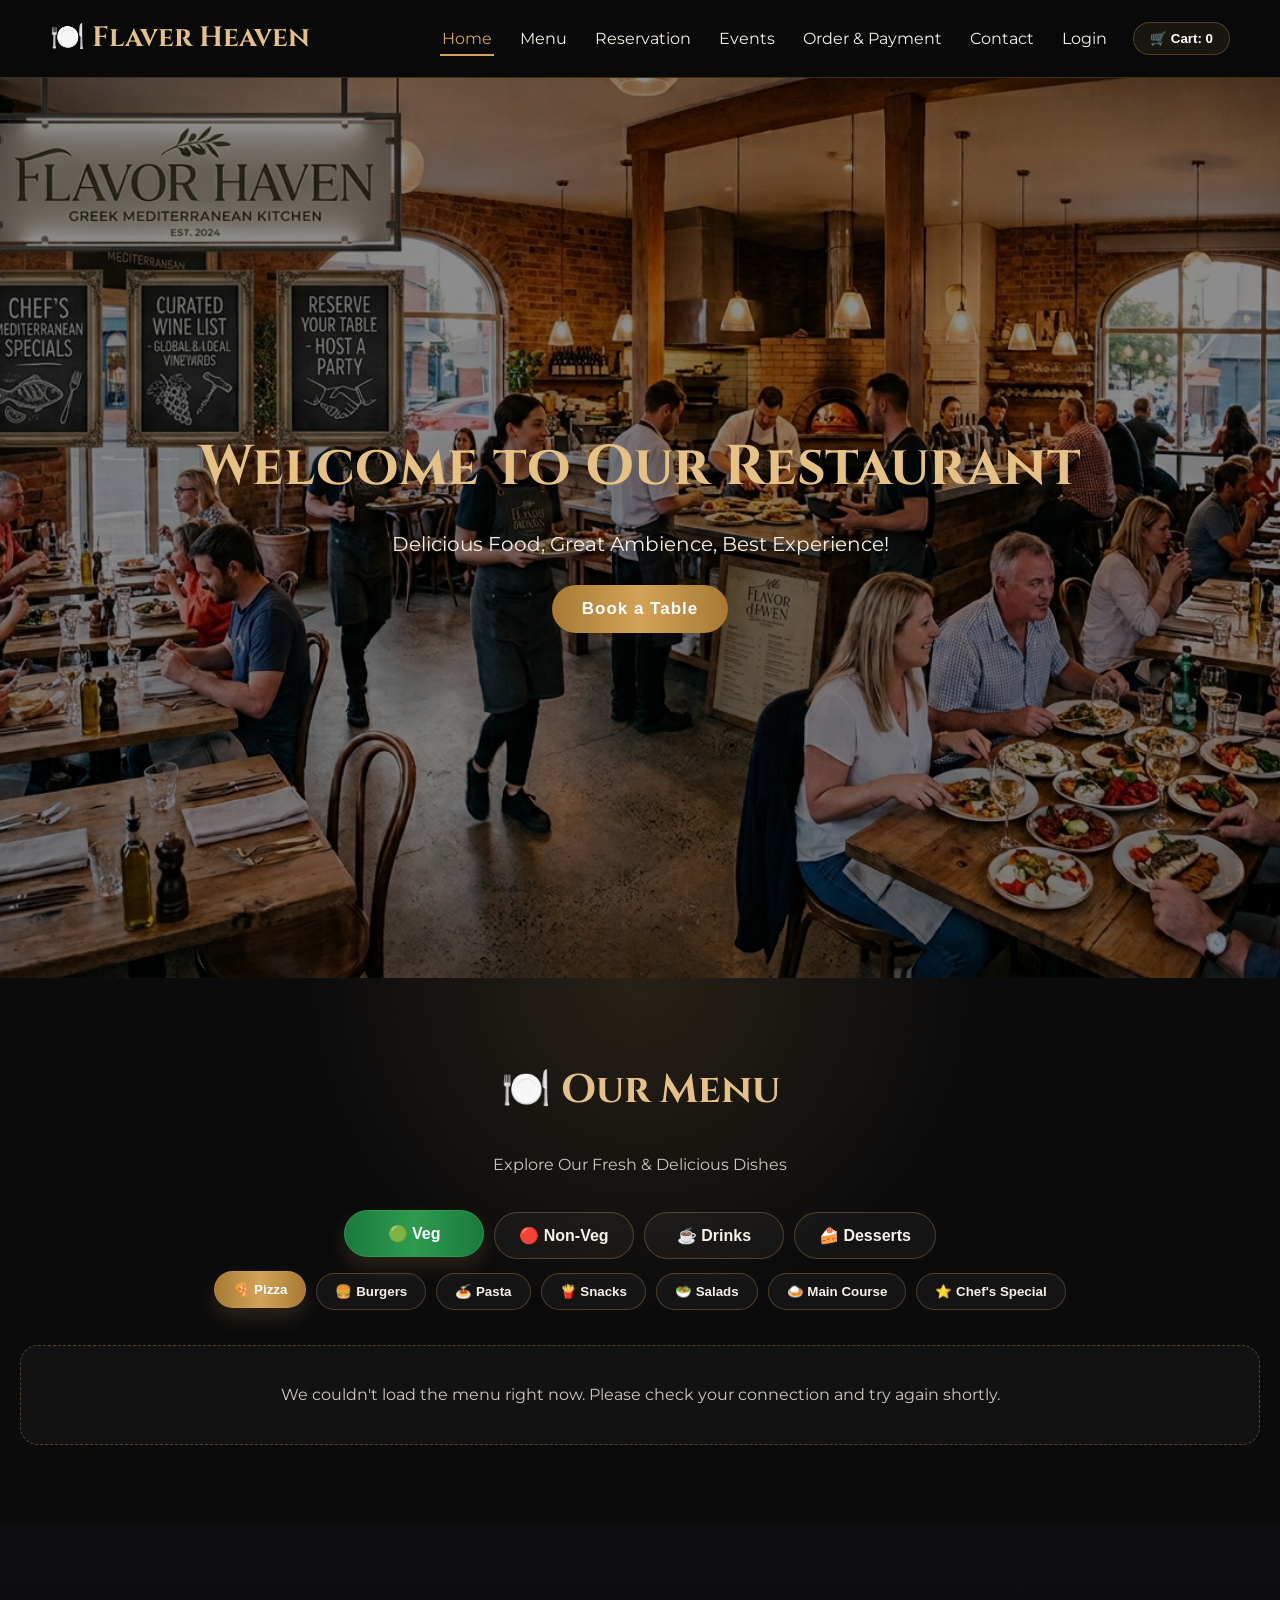
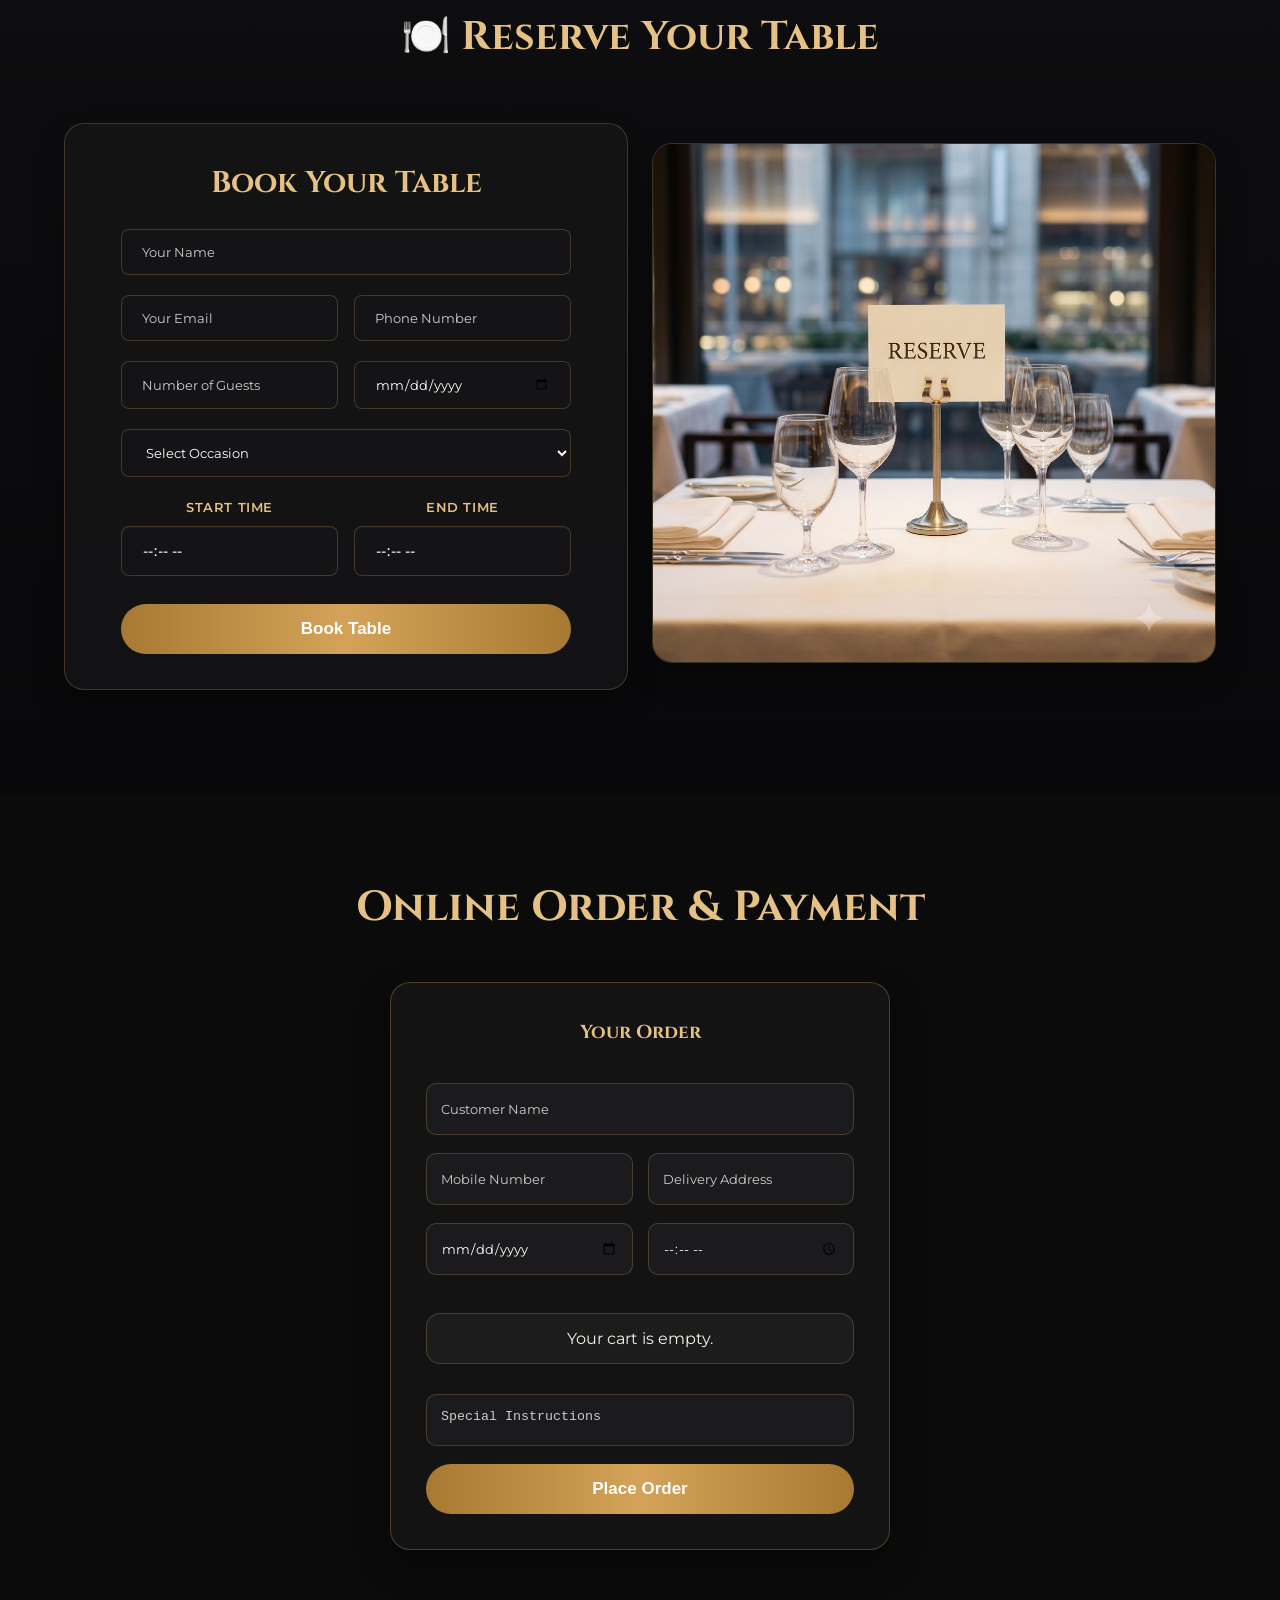
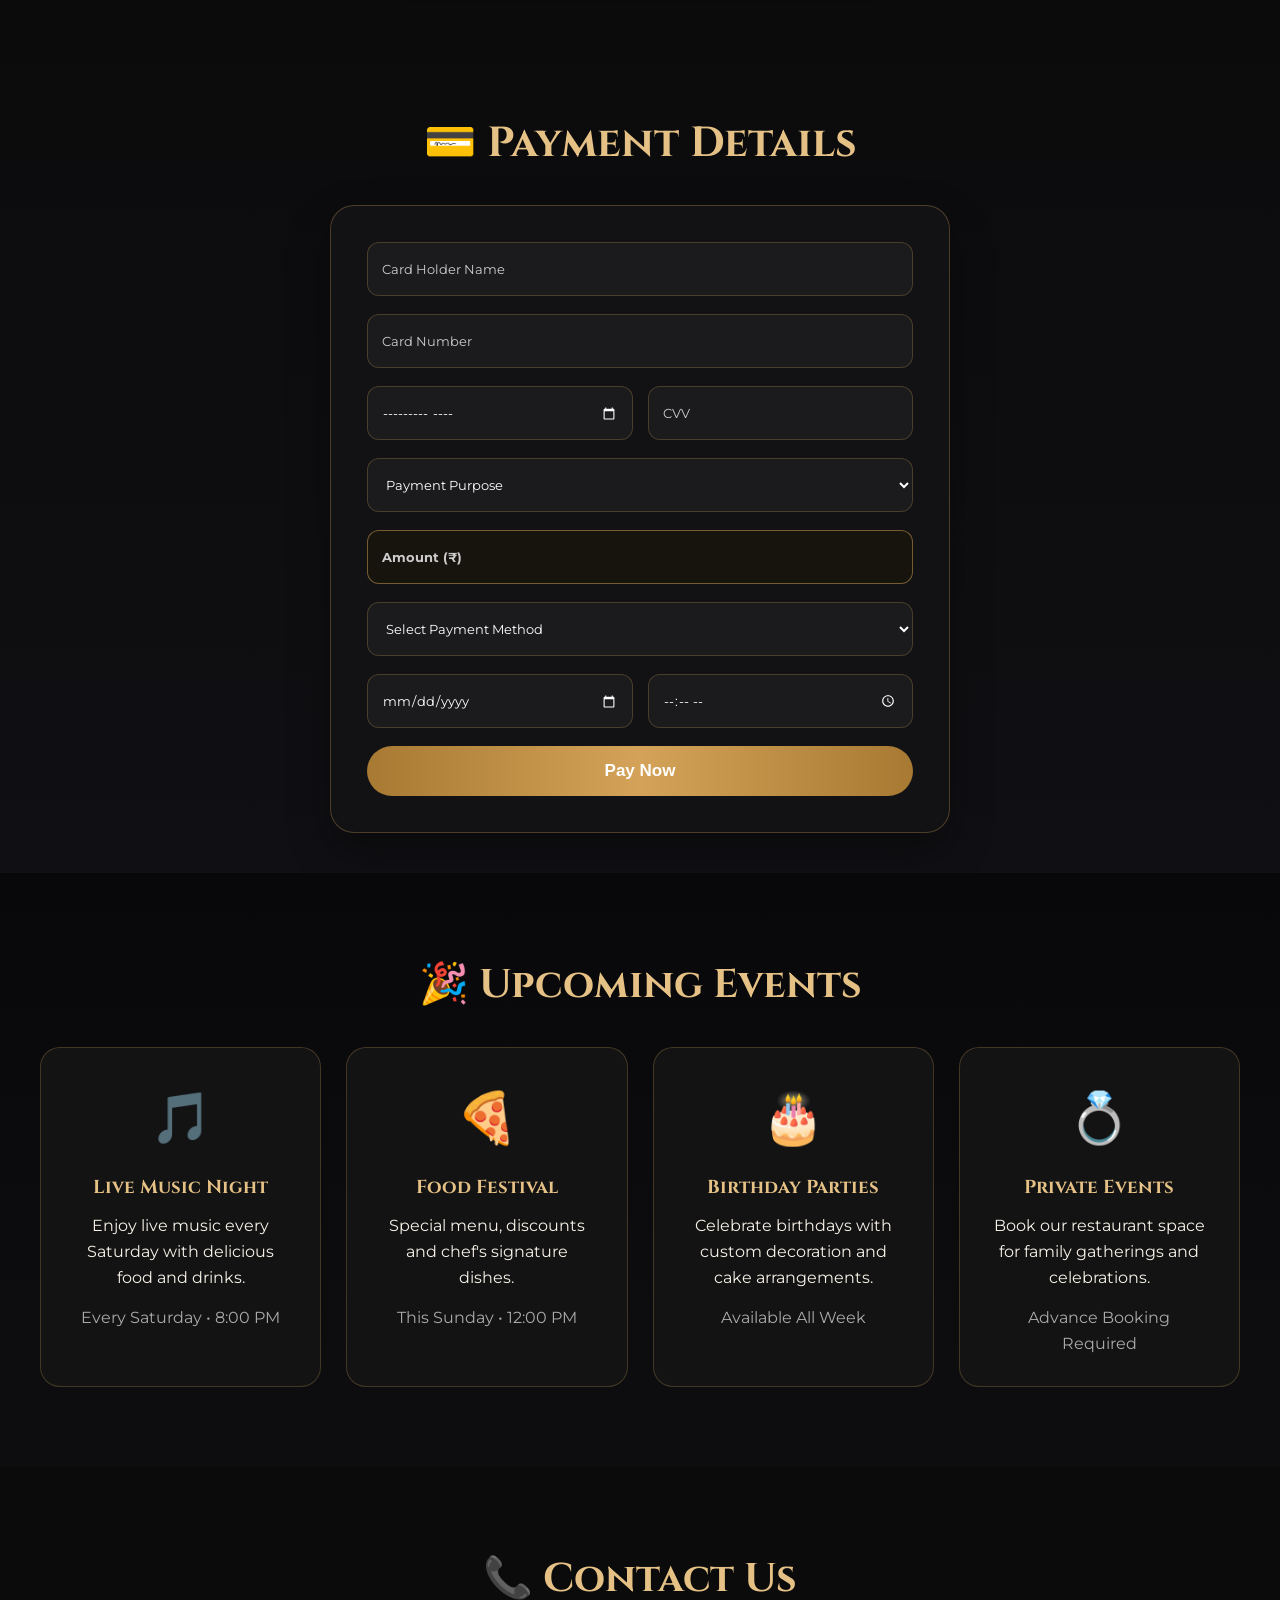
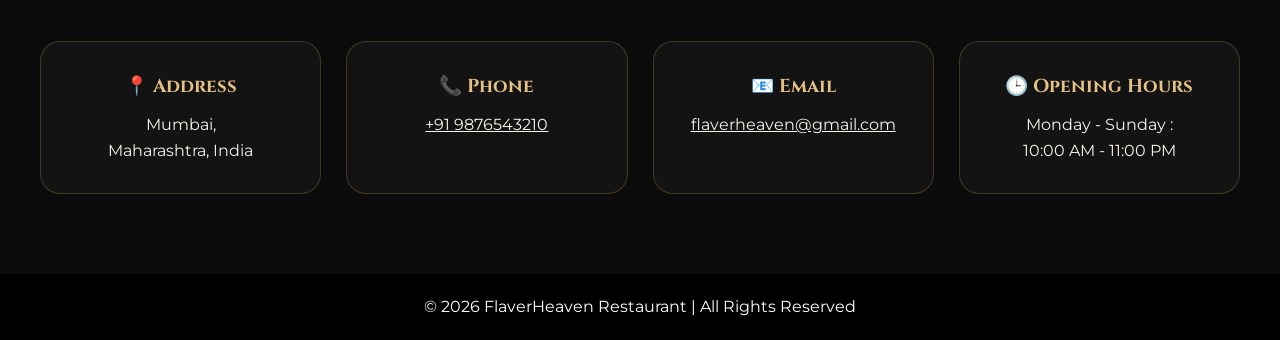
<file: index.html>
<!DOCTYPE html>
<html lang="en">

<head>
    <meta charset="UTF-8">
    <meta name="viewport" content="width=device-width, initial-scale=1.0">
    <title>FlaverHeaven Restaurant</title>
    <link rel="stylesheet" href="style.css?v=2">
</head>

<body>
    <nav>
        <h2 class="logo">🍽️ Flaver Heaven</h2>

        <button class="nav-toggle" id="navToggle" aria-label="Toggle navigation" aria-expanded="false">
            <span></span>
            <span></span>
            <span></span>
        </button>

        <div class="nav-right" id="navRight">
            <ul>
                <li><a href="#home" class="nav-anchor">Home</a></li>
                <li><a href="#menu" class="nav-anchor">Menu</a></li>
                <li><a href="#reservation" class="nav-anchor">Reservation</a></li>
                <li><a href="#events" class="nav-anchor">Events</a></li>
                <li><a href="#order" class="nav-anchor">Order & Payment</a></li>
                <li><a href="#contact" class="nav-anchor">Contact</a></li>
                <li class="auth-link" style="display:none;"><a href="access.html">Login</a></li>
                <li class="auth-link" style="display:none;"><a href="profile.php">Profile</a></li>
            </ul>

            <button class="cart" id="cartButton" type="button" aria-haspopup="true">
                🛒 Cart: <span id="cart-count">0</span>
            </button>
        </div>
    </nav>

    <section class="hero" id="home">
        <h1>Welcome to Our Restaurant</h1>
        <p>Delicious Food, Great Ambience, Best Experience!</p>
        <button type="button" onclick="document.getElementById('reservation').scrollIntoView({behavior:'smooth'})">Book
            a Table</button>
    </section>

    <section id="menu" class="menu-section">
        <div class="menu-section-header">
            <h2>🍽️ Our Menu</h2>
            <p class="menu-intro">Explore Our Fresh & Delicious Dishes</p>
        </div>

        <div class="menu-filter-shell">
            <div class="menu-type-toggle" role="tablist" aria-label="Select dish preference">
                <button class="menu-toggle-btn active" data-type="veg" type="button">🟢 Veg</button>
                <button class="menu-toggle-btn" data-type="nonveg" type="button">🔴 Non-Veg</button>
                <button class="menu-toggle-btn" data-type="drinks" type="button">☕ Drinks</button>
                <button class="menu-toggle-btn" data-type="desserts" type="button">🍰 Desserts</button>
            </div>

            <div class="menu-category-nav" role="tablist" aria-label="Select menu category">
                <button class="filter-btn active" data-category="pizza" type="button">🍕 Pizza</button>
                <button class="filter-btn" data-category="burgers" type="button">🍔 Burgers</button>
                <button class="filter-btn" data-category="pasta" type="button">🍝 Pasta</button>
                <button class="filter-btn" data-category="snacks" type="button">🍟 Snacks</button>
                <button class="filter-btn" data-category="salads" type="button">🥗 Salads</button>
                <button class="filter-btn" data-category="maincourse" type="button">🍛 Main Course</button>
                <button class="filter-btn" data-category="chefspecial" type="button">⭐ Chef's Special</button>
                <button class="filter-btn is-hidden" data-category="coffee" type="button">☕ Coffee</button>
                <button class="filter-btn is-hidden" data-category="tea" type="button">🍵 Tea</button>
                <button class="filter-btn is-hidden" data-category="beverages" type="button">🥤 Beverages</button>
                <button class="filter-btn is-hidden" data-category="desserts" type="button">🍰 Desserts</button>
            </div>
        </div>

        <div id="menu-grid" class="menu-grid"></div>
    </section>

    <section class="reservation" id="reservation">
        <h2>🍽️ Reserve Your Table</h2>

        <table class="reservation-table">
            <tr>
                <td class="reservation-form-cell">
                    <div class="reservation-card">
                        <h3>Book Your Table</h3>
                        <form class="reservation-form layout-grid-v2" id="reservationForm">

                            <div class="form-row-full">
                                <input type="text" id="name" name="name" placeholder="Your Name" required
                                    pattern="[A-Za-z\s]{3,50}" title="Name should be 3-50 letters only">
                            </div>

                            <div class="reservation-inline-group">
                                <input type="email" id="email" name="email" placeholder="Your Email" required>
                                <input type="tel" id="phone" name="phone" placeholder="Phone Number" required
                                    pattern="[0-9+\-\s]{7,15}" title="Enter a valid phone number (7-15 digits)">
                            </div>

                            <div class="reservation-inline-group">
                                <input type="number" id="guests" name="guests" placeholder="Number of Guests" min="1" max="20" required>
                                <input type="date" id="date" name="date" required class="inline-date-picker"
                                    onfocus="if (this.showPicker) this.showPicker();">
                            </div>

                            <div class="form-row-full">
                                <select id="eventType" name="eventType" required>
                                    <option value="" disabled selected>Select Occasion</option>
                                    <option value="Live Music Night" data-price="1500">Live Music Night - ₹1500</option>
                                    <option value="Food Festival" data-price="2000">Food Festival - ₹2000</option>
                                    <option value="Birthday Parties" data-price="2500">Birthday Parties - ₹2500</option>
                                    <option value="Private Events" data-price="5000">Private Events - ₹5000</option>
                                </select>
                            </div>

                            <div class="reservation-time-row">
                                <div class="reservation-time-group">
                                    <label for="startTime">Start Time</label>
                                    <input type="time" id="startTime" name="startTime" required
                                        onfocus="if (this.showPicker) this.showPicker();">
                                </div>

                                <div class="reservation-time-group">
                                    <label for="endTime">End Time</label>
                                    <input type="time" id="endTime" name="endTime" required
                                        onfocus="if (this.showPicker) this.showPicker();">
                                </div>
                            </div>

                            <button type="submit" class="reservation-submit-btn">Book Table</button>
                        </form>
                    </div>
                </td>
                <td class="reservation-image-cell">
                    <img class="reservation-image" src="Images/TableReservation.jpg" alt="Restaurant table reservation"
                        onerror="this.onerror=null;this.src='Images/Image1.jpg';">
                </td>
            </tr>
        </table>
    </section>

    <section class="order-payment" id="order">
        <h2>Online Order & Payment</h2>

        <div class="order-payment-container">
            <!-- ORDER SECTION -->
            <div class="order-box">
                <h3>Your Order</h3>

                <form class="order-form" id="orderForm">

                    <input type="text" id="orderCustomerName" placeholder="Customer Name" required
                        pattern="[A-Za-z\s]{3,50}" title="Name should be 3-50 letters only">

                    <div class="card-row">
                        <input type="tel" id="orderMobile" placeholder="Mobile Number" required
                            pattern="[0-9+\-\s]{7,15}">
                        <input type="text" id="orderAddress" placeholder="Delivery Address" required>
                    </div>

                    <div class="card-row">
                        <input type="date" id="orderDate" placeholder="Delivery Date" required
                            onfocus="if (this.showPicker) this.showPicker();">
                        <input type="time" id="orderTime" placeholder="Delivery Time" required
                            onfocus="if (this.showPicker) this.showPicker();">
                    </div>

                    <div id="cartSummary" class="cart-summary-box"></div>

                    <textarea id="orderInstructions" placeholder="Special Instructions"></textarea>

                    <button type="submit">
                        Place Order
                    </button>

                </form>
            </div>

        </div>

    </section>

    <section class="shared-payment-section" id="sharedPayment">
        <h2>💳 Payment Details</h2>
        <form class="payment-form" id="paymentForm">
            <input type="text" id="cardHolderName" placeholder="Card Holder Name" required
                pattern="[A-Za-z\s]{3,50}" title="Name should be 3-50 letters only">
            <input type="text" id="cardNumber" placeholder="Card Number" maxlength="19" inputmode="numeric" required
                pattern="[0-9\s]{12,19}" title="Enter a valid card number (12-16 digits)">
            <div class="card-row">
                <input type="month" id="cardExpiry" placeholder="MM/YY" min="2024-01" max="2100-12" required>
                <input type="password" id="cardCvv" placeholder="CVV" maxlength="4" inputmode="numeric" required
                    pattern="\d{3,4}" title="Enter a valid 3 or 4 digit CVV">
            </div>
            <select id="paymentFor" name="paymentFor" required>
                <option value="" disabled selected>Payment Purpose</option>
                <option value="table reservation">Table Reservation</option>
                <option value="food order">Food Order</option>
            </select>

            <input type="text" id="paymentAmount" placeholder="Amount (₹)" readonly>

            <select id="paymentMethod" required>
                <option value="" disabled selected>Select Payment Method</option>
                <option>Credit Card</option>
                <option>Debit Card</option>
                <option>UPI</option>
                <option>Cash On Delivery</option>
            </select>
            <div class="card-row">
                <input type="date" id="paymentDate" required onfocus="if (this.showPicker) this.showPicker();">
                <input type="time" id="paymentTime" required onfocus="if (this.showPicker) this.showPicker();">
            </div>
            <button type="submit">Pay Now</button>
        </form>
    </section>

    <section class="events" id="events">

        <h2>🎉 Upcoming Events</h2>

        <div class="event-container">

            <div class="event-card">
                <div class="event-icon">🎵</div>
                <h3>Live Music Night</h3>
                <p>Enjoy live music every Saturday with delicious food and drinks.</p>
                <span>Every Saturday • 8:00 PM</span>
            </div>

            <div class="event-card">
                <div class="event-icon">🍕</div>
                <h3>Food Festival</h3>
                <p>Special menu, discounts and chef's signature dishes.</p>
                <span>This Sunday • 12:00 PM</span>
            </div>

            <div class="event-card">
                <div class="event-icon">🎂</div>
                <h3>Birthday Parties</h3>
                <p>Celebrate birthdays with custom decoration and cake arrangements.</p>
                <span>Available All Week</span>
            </div>

            <div class="event-card">
                <div class="event-icon">💍</div>
                <h3>Private Events</h3>
                <p>Book our restaurant space for family gatherings and celebrations.</p>
                <span>Advance Booking Required</span>
            </div>

        </div>

    </section>

    <section class="contact" id="contact">

        <h2>📞 Contact Us</h2>

        <div class="contact-container">

            <div class="contact-card">
                <h3>📍 Address</h3>
                <p>Mumbai, <br> Maharashtra, India</p>
            </div>

            <div class="contact-card">
                <h3>📞 Phone</h3>
                <p><a href="tel:+919876543210">+91 9876543210</a></p>
            </div>

            <div class="contact-card">
                <h3>📧 Email</h3>
                <p><a href="mailto:flaverheaven@gmail.com">flaverheaven@gmail.com</a></p>
            </div>

            <div class="contact-card">
                <h3>🕒 Opening Hours</h3>
                <p>Monday - Sunday : <br> 10:00 AM - 11:00 PM</p>
            </div>

        </div>

    </section>

    <footer>
        <p>© 2026 FlaverHeaven Restaurant | All Rights Reserved</p>
    </footer>

    <!-- Cart drawer -->
    <div class="cart-overlay" id="cartOverlay"></div>
    <aside class="cart-drawer" id="cartDrawer" aria-label="Shopping cart">
        <div class="cart-drawer-header">
            <h3>Your Cart</h3>
            <button class="cart-close-btn" id="cartCloseBtn" aria-label="Close cart">✕</button>
        </div>
        <div class="cart-drawer-items" id="cartDrawerItems"></div>
        <div class="cart-drawer-footer">
            <div class="cart-drawer-total">
                <span>Total</span>
                <span id="cartDrawerTotal">₹0</span>
            </div>
            <button class="cart-checkout-btn" type="button" onclick="goToCheckout()">Checkout</button>
        </div>
    </aside>

    <!-- Toast notifications -->
    <div class="toast-stack" id="toastStack"></div>

    <!-- Action popup (payment required / go book table guidance) -->
    <div class="popup-overlay" id="popupOverlay">
        <div class="popup-modal" role="dialog" aria-modal="true" aria-labelledby="popupTitle">
            <button class="popup-close-btn" id="popupCloseBtn" type="button" aria-label="Close">✕</button>
            <h3 class="popup-title" id="popupTitle"></h3>
            <p class="popup-message" id="popupMessage"></p>
            <div class="popup-actions">
                <button class="popup-action-btn" id="popupActionBtn" type="button"></button>
            </div>
        </div>
    </div>

    <script src="script.js?v=3"></script>
</body>

</html>
</file>
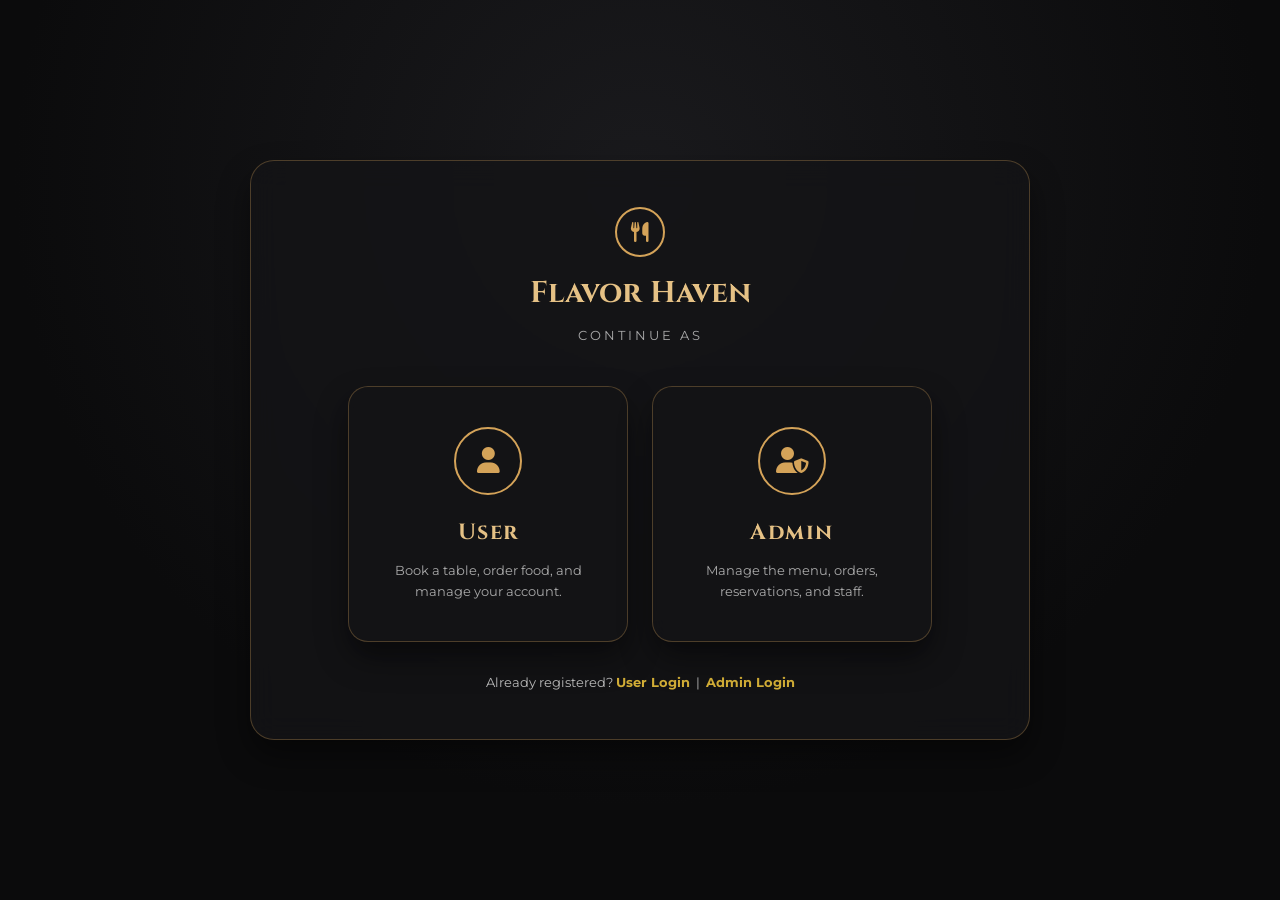
<file: access.html>
<!DOCTYPE html>
<html lang="en">

<head>
    <meta charset="UTF-8">
    <meta name="viewport" content="width=device-width, initial-scale=1.0">
    <title>Flavor Haven - Continue As</title>
    <link rel="preconnect" href="https://fonts.googleapis.com">
    <link rel="preconnect" href="https://fonts.gstatic.com" crossorigin>
    <link
        href="https://fonts.googleapis.com/css2?family=Cinzel:wght@400;500;600;700&family=Montserrat:wght@300;400;500;600&display=swap"
        rel="stylesheet">
    <link rel="stylesheet" href="https://cdnjs.cloudflare.com/ajax/libs/font-awesome/6.4.0/css/all.min.css">
    <link rel="stylesheet" href="style.css">
</head>

<body class="access-select-body">

    <div class="access-select-shell">

        <div class="access-select-brand">
            <div class="minimal-utensil-circle">
                <i class="fa-solid fa-utensils"></i>
            </div>
            <h1 class="brand-title">Flavor Haven</h1>
            <p class="brand-tagline">Continue As</p>
        </div>

        <div class="access-select-cards">
            <a href="signup.html" class="access-select-card" id="userAccessCard">
                <div class="access-select-icon">
                    <i class="fa-solid fa-user"></i>
                </div>
                <h2>User</h2>
                <p>Book a table, order food, and manage your account.</p>
            </a>

            <a href="admin/signup.php" class="access-select-card" id="adminAccessCard">
                <div class="access-select-icon">
                    <i class="fa-solid fa-user-shield"></i>
                </div>
                <h2>Admin</h2>
                <p>Manage the menu, orders, reservations, and staff.</p>
            </a>
        </div>

        <p class="access-select-footer">
            Already registered?
            <a href="login.html">User Login</a>
            &nbsp;|&nbsp;
            <a href="admin/login.php">Admin Login</a>
        </p>

    </div>

</body>

</html>
</file>
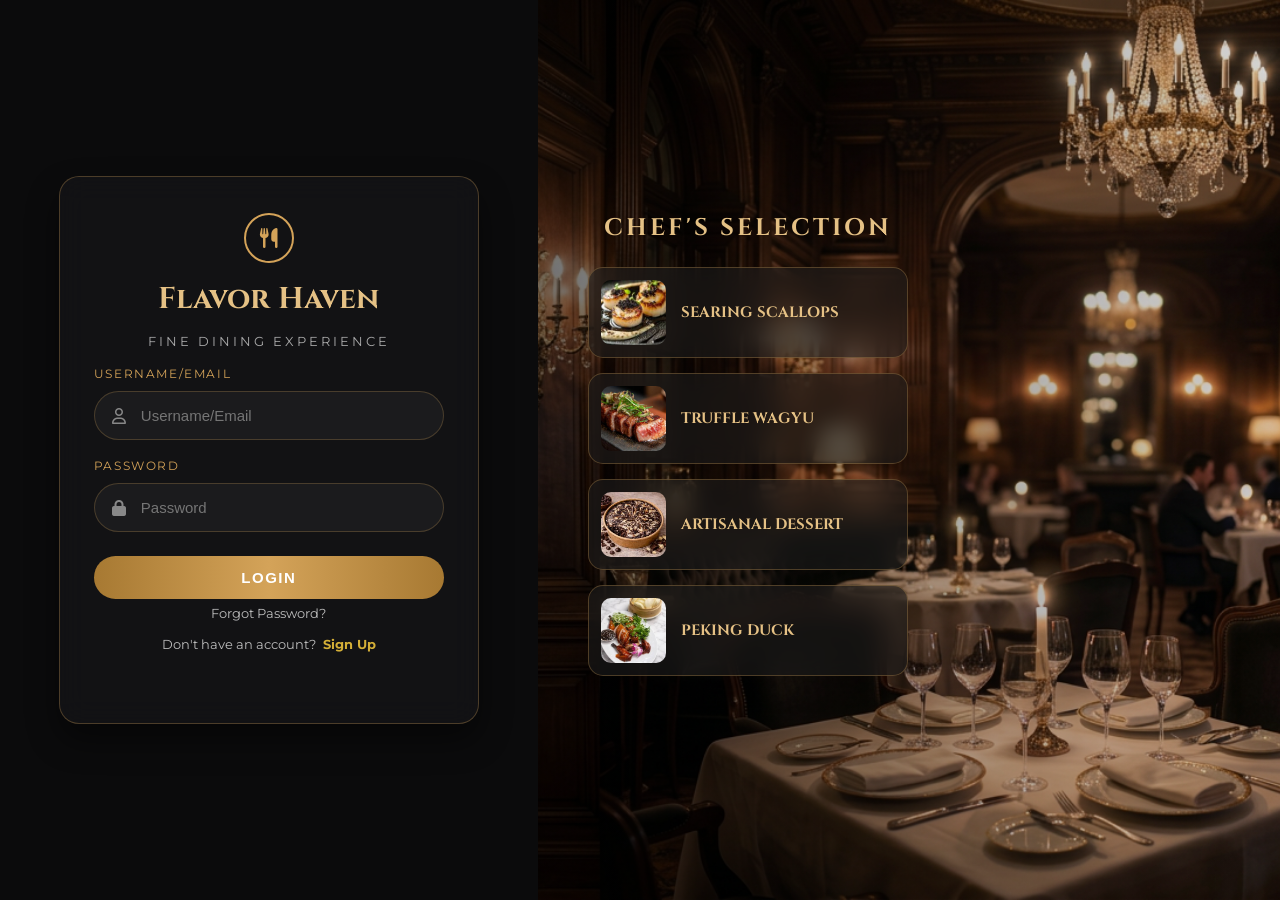
<file: login.html>
<!DOCTYPE html>
<html lang="en">

<head>
    <meta charset="UTF-8">
    <meta name="viewport" content="width=device-width, initial-scale=1.0">
    <title>Flavor Haven - Login</title>
    <link rel="preconnect" href="https://fonts.googleapis.com">
    <link rel="preconnect" href="https://fonts.gstatic.com" crossorigin>
    <link
        href="https://fonts.googleapis.com/css2?family=Cinzel:wght@400;500;600;700&family=Montserrat:wght@300;400;500;600&display=swap"
        rel="stylesheet">
    <link rel="stylesheet" href="https://cdnjs.cloudflare.com/ajax/libs/font-awesome/6.4.0/css/all.min.css">
    <link rel="stylesheet" href="style.css">
</head>

<body class="luxury-split-screen">

    <div class="left-login-panel">
        <div class="luxury-login-card">

            <div class="brand-identity">
                <div class="minimal-utensil-circle">
                    <i class="fa-solid fa-utensils"></i>
                </div>
                <h1 class="brand-title">Flavor Haven</h1>
                <p class="brand-tagline">Fine Dining Experience</p>
            </div>

            <form id="loginForm" class="login-core-form" novalidate>
                <div class="form-input-group">
                    <label for="email">USERNAME/EMAIL</label>
                    <div class="field-wrapper">
                        <i class="fa-regular fa-user field-icon"></i>
                        <input type="text" id="email" placeholder="Username/Email" required>
                    </div>
                    <span class="field-error" id="emailError"></span>
                </div>

                <div class="form-input-group">
                    <label for="password">PASSWORD</label>
                    <div class="field-wrapper">
                        <i class="fa-solid fa-lock field-icon"></i>
                        <input type="password" id="password" placeholder="Password" required minlength="4">
                    </div>
                    <span class="field-error" id="passwordError"></span>
                </div>

                <button type="submit" class="gold-pill-btn" id="loginBtn">LOGIN</button>
            </form>

            <div class="card-action-links">
                <a href="#" id="forgotPasswordLink" class="forgot-link">Forgot Password?</a>
                <p class="signup-text">
                    Don't have an account? <a href="signup.html">Sign Up</a>
                </p>
            </div>

            <p id="msg"></p>
        </div>
    </div>

    <div class="right-scenery-panel">
        <div class="scenery-menu-cards">

            <h2 class="menu-section-title">CHEF'S SELECTION</h2>

            <div class="menu-glass-card">
                <div class="food-thumbnail">
                    <img src="Images/Image1.jpg" alt="Searing Scallops" onerror="this.style.display='none'">
                </div>
                <div class="food-details">
                    <h3>SEARING SCALLOPS</h3>
                </div>
            </div>

            <div class="menu-glass-card">
                <div class="food-thumbnail">
                    <img src="Images/Image2.jpg" alt="Truffle Wagyu" onerror="this.style.display='none'">
                </div>
                <div class="food-details">
                    <h3>TRUFFLE WAGYU</h3>
                </div>
            </div>

            <div class="menu-glass-card">
                <div class="food-thumbnail">
                    <img src="Images/Image3.jpg" alt="Artisanal Dessert" onerror="this.style.display='none'">
                </div>
                <div class="food-details">
                    <h3>ARTISANAL DESSERT</h3>
                </div>
            </div>

            <div class="menu-glass-card">
                <div class="food-thumbnail">
                    <img src="Images/Image4.jpg" alt="Peking Duck" onerror="this.style.display='none'">
                </div>
                <div class="food-details">
                    <h3>PEKING DUCK</h3>
                </div>
            </div>

        </div>
    </div>

    <script src="login.js"></script>
</body>

</html>
</file>
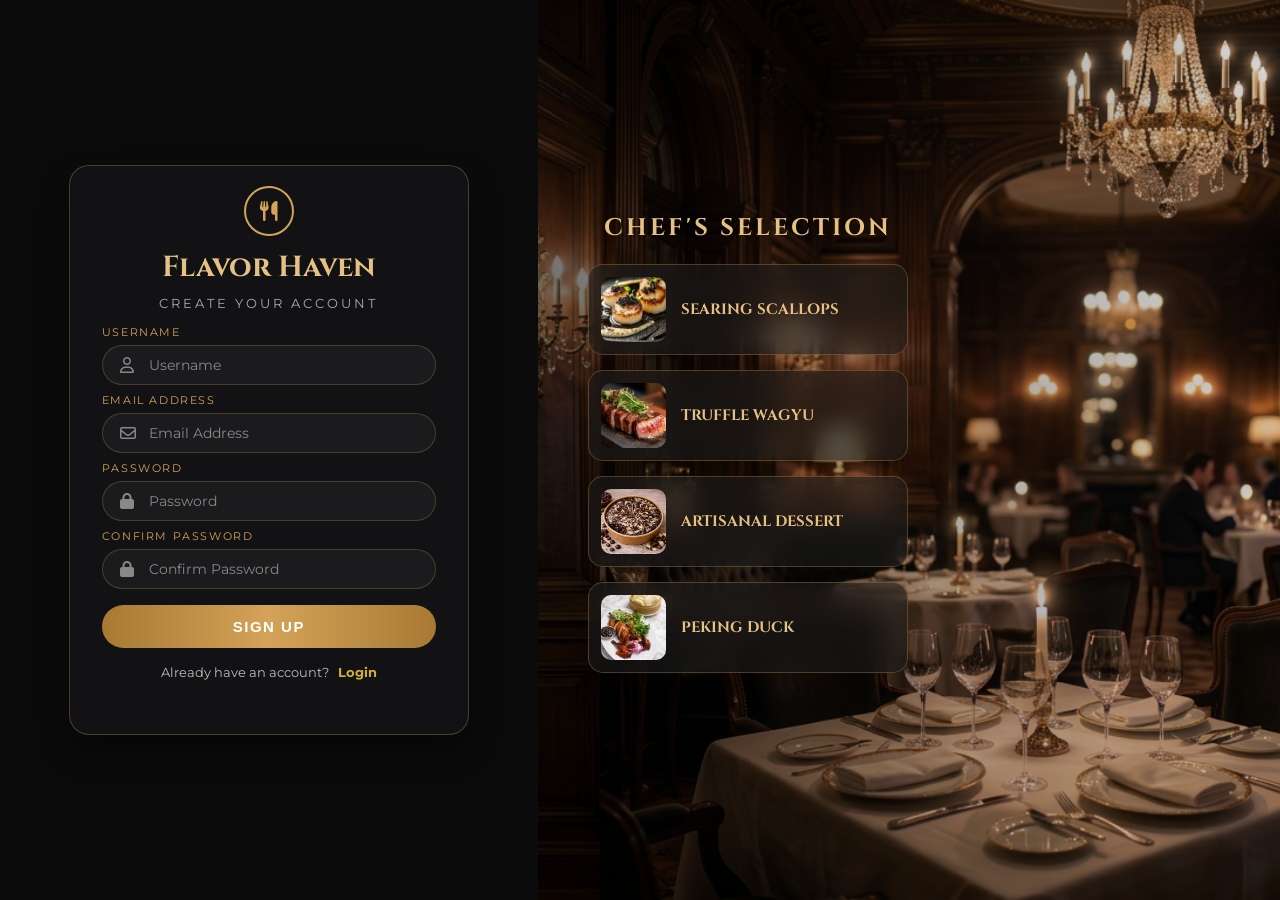
<file: signup.html>
<!DOCTYPE html>
<html lang="en">

<head>
    <meta charset="UTF-8">
    <meta name="viewport" content="width=device-width, initial-scale=1.0">
    <title>Sign Up | Flavor Haven</title>
    <link rel="preconnect" href="https://fonts.googleapis.com">
    <link rel="preconnect" href="https://fonts.gstatic.com" crossorigin>
    <link
        href="https://fonts.googleapis.com/css2?family=Cinzel:wght@400;500;600;700&family=Montserrat:wght@300;400;500;600&display=swap"
        rel="stylesheet">
    <link rel="stylesheet" href="https://cdnjs.cloudflare.com/ajax/libs/font-awesome/6.4.0/css/all.min.css">
    <link rel="stylesheet" href="signup.css">
</head>

<body class="luxury-split-screen">

    <div class="left-login-panel">
        <div class="luxury-login-card">

            <div class="brand-identity">
                <div class="minimal-utensil-circle">
                    <i class="fa-solid fa-utensils"></i>
                </div>
                <h1 class="brand-title">Flavor Haven</h1>
                <p class="brand-tagline">Create Your Account</p>
            </div>

            <form id="signupForm" class="login-core-form" novalidate>
                <div class="form-input-group">
                    <label for="username">USERNAME</label>
                    <div class="field-wrapper">
                        <i class="fa-regular fa-user field-icon"></i>
                        <input type="text" id="username" placeholder="Username" required>
                    </div>
                    <span class="field-error" id="usernameError"></span>
                </div>

                <div class="form-input-group">
                    <label for="email">EMAIL ADDRESS</label>
                    <div class="field-wrapper">
                        <i class="fa-regular fa-envelope field-icon"></i>
                        <input type="email" id="email" placeholder="Email Address" required>
                    </div>
                    <span class="field-error" id="emailError"></span>
                </div>

                <div class="form-input-group">
                    <label for="password">PASSWORD</label>
                    <div class="field-wrapper">
                        <i class="fa-solid fa-lock field-icon"></i>
                        <input type="password" id="password" placeholder="Password" required minlength="4">
                    </div>
                    <span class="field-error" id="passwordError"></span>
                </div>

                <div class="form-input-group">
                    <label for="confirmPassword">CONFIRM PASSWORD</label>
                    <div class="field-wrapper">
                        <i class="fa-solid fa-lock field-icon"></i>
                        <input type="password" id="confirmPassword" placeholder="Confirm Password" required
                            minlength="4">
                    </div>
                    <span class="field-error" id="confirmPasswordError"></span>
                </div>

                <button type="submit" class="gold-pill-btn" id="signupBtn">SIGN UP</button>
            </form>

            <div class="card-action-links">
                <p class="signup-text">
                    Already have an account?
                    <a href="login.html">Login</a>
                </p>
            </div>

            <p id="msg"></p>
        </div>
    </div>

    <div class="right-scenery-panel">
        <div class="scenery-menu-cards">

            <h2 class="menu-section-title">CHEF'S SELECTION</h2>

            <div class="menu-glass-card">
                <div class="food-thumbnail">
                    <img src="Images/Image1.jpg" alt="Searing Scallops" onerror="this.style.display='none'">
                </div>
                <div class="food-details">
                    <h3>SEARING SCALLOPS</h3>
                </div>
            </div>

            <div class="menu-glass-card">
                <div class="food-thumbnail">
                    <img src="Images/Image2.jpg" alt="Truffle Wagyu" onerror="this.style.display='none'">
                </div>
                <div class="food-details">
                    <h3>TRUFFLE WAGYU</h3>
                </div>
            </div>

            <div class="menu-glass-card">
                <div class="food-thumbnail">
                    <img src="Images/Image3.jpg" alt="Artisanal Dessert" onerror="this.style.display='none'">
                </div>
                <div class="food-details">
                    <h3>ARTISANAL DESSERT</h3>
                </div>
            </div>

            <div class="menu-glass-card">
                <div class="food-thumbnail">
                    <img src="Images/Image4.jpg" alt="Peking Duck" onerror="this.style.display='none'">
                </div>
                <div class="food-details">
                    <h3>PEKING DUCK</h3>
                </div>
            </div>

        </div>
    </div>

    <script src="signup.js"></script>
</body>

</html>
</file>
<file: style.css>
/* Google Fonts */
@import url('https://fonts.googleapis.com/css2?family=Cinzel:wght@400;500;600;700&family=Montserrat:wght@300;400;500;600&display=swap');

/* Reset */
* {
    margin: 0;
    padding: 0;
    box-sizing: border-box;
}

body {
    font-family: 'Montserrat', sans-serif;
    background: #0b0b0c;
    color: #fff;
}

a {
    color: inherit;
}

:focus-visible {
    outline: 2px solid #d4a359;
    outline-offset: 3px;
}

@media (prefers-reduced-motion: reduce) {
    * {
        animation-duration: 0.001ms !important;
        animation-iteration-count: 1 !important;
        transition-duration: 0.001ms !important;
        scroll-behavior: auto !important;
    }
}

/* Access Select (User / Admin chooser page) */

.access-select-body {
    min-height: 100vh;
    display: flex;
    align-items: center;
    justify-content: center;
    padding: 24px;
    background: radial-gradient(circle at 50% 20%, #1a1a1d 0%, #0b0b0c 65%);
}

.access-select-shell {
    width: 100%;
    max-width: 780px;
    text-align: center;
    background: rgba(20, 20, 22, .82);
    border: 1px solid rgba(212, 163, 89, .3);
    border-radius: 24px;
    padding: 46px 40px;
    backdrop-filter: blur(14px);
    box-shadow: 0 16px 32px rgba(0, 0, 0, .45);
    transition: transform .25s ease, border-color .25s ease, box-shadow .25s ease;
}

.access-select-shell:hover,
.access-select-shell:focus-within {
    transform: translateY(-4px);
    border-color: #d4a359;
    box-shadow: 0 30px 60px rgba(0, 0, 0, .6), 0 0 20px rgba(212, 163, 89, .1);
}

.access-select-brand {
    margin-bottom: 40px;
}

.access-select-cards {
    display: flex;
    gap: 24px;
    flex-wrap: wrap;
    justify-content: center;
    margin-bottom: 30px;
}

.access-select-card {
    flex: 1;
    min-width: 220px;
    max-width: 280px;
    background: rgba(20, 20, 22, .82);
    border: 1px solid rgba(212, 163, 89, .3);
    border-radius: 20px;
    padding: 40px 26px;
    text-decoration: none;
    color: #fff;
    backdrop-filter: blur(14px);
    box-shadow: 0 16px 32px rgba(0, 0, 0, .45);
    transition: transform .25s ease, border-color .25s ease, box-shadow .25s ease;
}

.access-select-card:hover,
.access-select-card:focus-visible {
    transform: translateY(-8px);
    border-color: #d4a359;
    box-shadow: 0 30px 60px rgba(0, 0, 0, .6), 0 0 20px rgba(212, 163, 89, .12);
}

.access-select-icon {
    width: 68px;
    height: 68px;
    margin: 0 auto 20px;
    border-radius: 50%;
    display: flex;
    align-items: center;
    justify-content: center;
    font-size: 26px;
    color: #d4a359;
    border: 2px solid #d4a359;
    background: transparent;
    transition: background .25s ease, color .25s ease, box-shadow .25s ease, transform .25s ease;
}

.access-select-card:hover .access-select-icon,
.access-select-card:focus-visible .access-select-icon {
    background: linear-gradient(135deg, #a77932, #d4a359, #a77932);
    color: #fff;
    box-shadow: 0 0 20px rgba(212, 163, 89, .5);
    transform: scale(1.08);
}

.access-select-card h2 {
    font-family: 'Cinzel', serif;
    color: #e5c185;
    font-size: 22px;
    letter-spacing: 1.5px;
    margin-bottom: 10px;
}

.access-select-card p {
    color: #aaa;
    font-size: 13px;
    line-height: 1.6;
}

.access-select-footer {
    color: #bdbdbd;
    font-size: 13px;
}

.access-select-footer a {
    color: #d4af37;
    font-weight: 700;
    text-decoration: none;
}

.access-select-footer a:hover {
    text-decoration: underline;
}

@media (max-width: 560px) {
    .access-select-cards {
        flex-direction: column;
        align-items: center;
    }
    .access-select-card {
        width: 100%;
    }
}

/* Split Layout */

.luxury-split-screen {
    display: flex;
    min-height: 100vh;
    width: 100%;
    overflow: hidden;
}

/* Left Login Panel */

.left-login-panel {
    width: 42%;
    background: #0b0b0c;
    display: flex;
    justify-content: center;
    align-items: center;
    padding: 24px;
}

.luxury-login-card {
    width: 100%;
    max-width: 420px;
    background: rgba(20, 20, 22, .82);
    border: 1px solid rgba(212, 163, 89, .3);
    border-radius: 20px;
    padding: 36px 34px 30px;
    text-align: center;
    backdrop-filter: blur(14px);
    box-shadow: 0 16px 32px rgba(0, 0, 0, .45);
    transition: transform .25s ease, border-color .25s ease, box-shadow .25s ease;
}

.luxury-login-card:hover,
.luxury-login-card:focus-within {
    transform: translateX(8px);
    border-color: #d4a359;
    box-shadow: 0 30px 60px rgba(0, 0, 0, .6), 0 0 18px rgba(212, 163, 89, .06);
}

/* Brand */

.brand-identity {
    margin-bottom: 12px;
}

.minimal-utensil-circle {
    width: 50px;
    height: 50px;
    border: 2px solid #d4a359;
    border-radius: 50%;
    display: flex;
    align-items: center;
    justify-content: center;
    margin: 0 auto 12px;
    color: #d4a359;
    font-size: 20px;
}

.brand-title {
    font-family: 'Cinzel', serif;
    color: #e5c185;
    font-size: 30px;
    margin-bottom: 8px;
}

.brand-tagline {
    color: #aaa;
    font-size: 13px;
    letter-spacing: 3px;
    text-transform: uppercase;
}

/* Form */

.login-core-form {
    display: flex;
    flex-direction: column;
    gap: 14px;
}

.form-input-group {
    margin-bottom: 2px;
    text-align: left;
}

.form-input-group label {
    display: block;
    margin-bottom: 8px;
    color: #d4a359;
    font-size: 12px;
    letter-spacing: 1.6px;
}

.field-wrapper {
    position: relative;
}

.field-icon {
    position: absolute;
    top: 50%;
    left: 18px;
    transform: translateY(-50%);
    color: #888;
}

.field-wrapper input {
    width: 100%;
    padding: 15px 20px 15px 46px;
    border: 1px solid rgba(212, 163, 89, .25);
    border-radius: 50px;
    background: #1b1b1d;
    color: #fff;
    outline: none;
    font-size: 15px;
    transition: .3s;
}

.field-wrapper input:focus {
    border-color: #d4a359;
    box-shadow: 0 0 12px rgba(212, 163, 89, .25);
}

.field-wrapper input.input-error {
    border-color: #c62828;
    box-shadow: 0 0 12px rgba(198, 40, 40, .3);
    animation: fieldShake .3s ease;
}

.field-error {
    display: block;
    min-height: 16px;
    margin-top: 6px;
    padding-left: 18px;
    color: #ff6b6b;
    font-size: 12px;
    text-align: left;
    line-height: 1.4;
}

.field-error:empty {
    margin-top: 0;
    min-height: 0;
}

@keyframes fieldShake {
    0%, 100% { transform: translateX(0); }
    20%, 60% { transform: translateX(-4px); }
    40%, 80% { transform: translateX(4px); }
}

/* Button */

.gold-pill-btn {
    margin-top: 8px;
    padding: 13px 16px;
    border: none;
    border-radius: 50px;
    background: linear-gradient(90deg, #a77932, #d4a359, #a77932);
    color: #fff;
    font-size: 15px;
    font-weight: 600;
    letter-spacing: 1.5px;
    cursor: pointer;
    transition: .3s;
}

.gold-pill-btn:hover {
    transform: translateY(-2px);
    box-shadow: 0 10px 20px rgba(212, 163, 89, .35);
}

.gold-pill-btn:disabled {
    opacity: .6;
    cursor: not-allowed;
    transform: none;
    box-shadow: none;
}

/* Signup */

.login-links {
    margin-top: 16px;
    display: flex;
    justify-content: space-between;
    align-items: center;
    gap: 12px;
}

.login-links a {
    text-decoration: none;
}

#forgotPasswordLink {
    color: #bdbdbd;
    font-size: 13px;
    transition: .3s;
}

#forgotPasswordLink:hover {
    color: #d4af37;
}

.signup-text {
    color: #bdbdbd;
    font-size: 13px;
}

.signup-text a {
    color: #d4af37;
    font-weight: 700;
    margin-left: 6px;
}

.signup-text a:hover {
    text-decoration: underline;
}

/* Links */

.card-action-links {
    display: flex;
    flex-direction: column;
    align-items: center;
    gap: 10px;
    margin-top: 4px;
}

.forgot-link {
    color: #bdbdbd;
    font-size: 13px;
    text-decoration: none;
    transition: .3s;
}

.forgot-link:hover {
    color: #d4af37;
}

.signup-text {
    color: #bdbdbd;
    font-size: 13px;
    text-align: center;
}

.signup-text a {
    color: #d4af37;
    font-weight: 700;
    margin-left: 4px;
    text-decoration: none;
}

.signup-text a:hover {
    text-decoration: underline;
}

.nav-link {
    text-decoration: none;
    color: #999;
    font-size: 12px;
    transition: .3s;
    background: none;
    border: none;
    cursor: pointer;
    font-family: inherit;
}

.nav-link:hover {
    color: #e5c185;
}

.sign-up-highlight {
    color: #d4a359;
}

/* Message */

#msg {
    margin-top: 18px;
    color: #d4a359;
    text-align: center;
    min-height: 20px;
}

#msg.error {
    color: #ff6b6b;
}

#msg.success {
    color: #4ade80;
}

/* Right Side */

.right-scenery-panel {
    width: 58%;
    background: url("Images/LoginBackground.png") 85% center/cover no-repeat;
    position: relative;
    display: flex;
    align-items: center;
    padding-left: 50px;
}

.right-scenery-panel::before {
    content: "";
    position: absolute;
    inset: 0;
    background: linear-gradient(to right,
            rgba(0, 0, 0, .55),
            rgba(0, 0, 0, .15));
}

/* Menu Cards */

.scenery-menu-cards {
    position: relative;
    z-index: 2;
    width: 320px;
}

.menu-section-title {
    font-family: 'Cinzel', serif;
    color: #e5c185;
    text-align: center;
    margin-bottom: 20px;
    letter-spacing: 3px;
}

.menu-glass-card {
    display: flex;
    align-items: center;
    gap: 15px;
    background: rgba(30, 30, 30, .55);
    border: 1px solid rgba(212, 163, 89, .3);
    border-radius: 15px;
    padding: 12px;
    backdrop-filter: blur(12px);
    margin-bottom: 15px;
    transition: .3s;
}

.menu-glass-card:hover {
    transform: translateX(8px);
    border-color: #d4a359;
}

.food-thumbnail {
    width: 65px;
    height: 65px;
    border-radius: 10px;
    overflow: hidden;
    flex-shrink: 0;
    background: #1b1b1d;
}

.food-thumbnail img {
    width: 100%;
    height: 100%;
    object-fit: cover;
}

.food-details h3 {
    font-family: 'Cinzel', serif;
    color: #e5c185;
    font-size: 15px;
}

/* Responsive - login */

@media(max-width:900px) {

    .luxury-split-screen {
        flex-direction: column;
    }

    .left-login-panel,
    .right-scenery-panel {
        width: 100%;
    }

    .right-scenery-panel {
        min-height: 450px;
        justify-content: center;
        padding: 40px 20px;
    }

    .scenery-menu-cards {
        width: 100%;
        max-width: 350px;
    }
}

@media (max-width: 480px) {
    .left-login-panel {
        padding: 16px;
    }

    .luxury-login-card {
        padding: 20px 18px;
        max-width: 300px;
    }

    .brand-title {
        font-size: 24px;
    }
}

/* ---------- Cart Summary ---------- */
.cart-summary-box {
    background: rgba(255, 255, 255, 0.04);
    border: 1px solid rgba(212, 163, 89, 0.25);
    border-radius: 14px;
    padding: 12px 14px;
    margin-bottom: 12px;
}

#cartSummary {
    margin-top: 20px;
}

#cartSummary h4 {
    color: #f5c26b !important;
    font-size: 32px !important;
    font-weight: 900 !important;
    opacity: 1 !important;
    text-shadow: none !important;
    margin: 0 0 20px;
    text-align: center;
}

.cart-item-row {
    display: grid;
    grid-template-columns: 2fr 1fr 1fr;
    align-items: center;
    gap: 20px;
    padding: 12px 0;
    border-bottom: 1px solid rgba(255, 255, 255, 0.1);
}

.item-name {
    font-weight: 600;
    color: #fff;
    white-space: nowrap;
}

.item-qty {
    text-align: center;
    color: #f5c26b;
    white-space: nowrap;
}

.item-price {
    text-align: right;
    color: #f5c26b;
    font-weight: 700;
    white-space: nowrap;
}

.cart-total-row {
    display: flex;
    justify-content: space-between;
    margin-top: 15px;
    padding-top: 15px;
    border-top: 2px solid #000;
    font-size: 20px;
    font-weight: bold;
}

/* Order Summary Rows */
.cart-item-row {
    display: grid;
    grid-template-columns: 2fr 1fr 1fr;
    align-items: center;
    gap: 10px;
    padding: 10px 0;
    border-bottom: 1px solid rgba(212, 163, 89, 0.15);
}

.item-name {
    color: #ffffff;
    font-weight: 600;
    text-align: left;
    word-break: break-word;
}

.item-qty {
    color: #d4a359;
    text-align: center;
    font-weight: 500;
}

.item-price {
    color: #e5c185;
    text-align: right;
    font-weight: 600;
}

.cart-total-row {
    display: flex;
    justify-content: space-between;
    align-items: center;
    margin-top: 15px;
    padding-top: 15px;
    border-top: 2px solid rgba(212, 163, 89, 0.4);
    font-size: 18px;
    font-weight: 700;
    color: #e5c185;
}

.cart-summary-box h4 {
    margin-bottom: 8px;
    color: #e5c185;
    color: #f5c26b;
}

.cart-summary-box ul {
    list-style: none;
    display: grid;
    gap: 6px;
    margin-bottom: 8px;
}

.cart-summary-total {
    font-weight: 700;
    color: #e5c185;
}

.cart-summary-empty {
    color: #c8c8c8;
    font-size: 0.95rem;
}

/* Index page css */

html {
    scroll-behavior: smooth;
}

body {
    background: #0b0b0c;
    color: #f7f2e8;
    line-height: 1.6;
    font-family: 'Montserrat', sans-serif;
}

nav {
    position: sticky;
    top: 0;
    z-index: 1000;
    display: flex;
    justify-content: space-between;
    align-items: center;
    padding: 16px 50px;
    background: rgba(10, 10, 10, 0.96);
    border-bottom: 1px solid rgba(212, 163, 89, 0.25);
    backdrop-filter: blur(10px);
    gap: 20px;
}

.logo {
    font-family: 'Cinzel', serif;
    font-size: 28px;
    color: #e5c185;
    font-weight: 700;
    white-space: nowrap;
}

.nav-right {
    display: flex;
    align-items: center;
    gap: 24px;
}

.cart {
    color: #fff;
    font-weight: 600;
    cursor: pointer;
    background: rgba(212, 163, 89, 0.08);
    border: 1px solid rgba(212, 163, 89, 0.3);
    padding: 8px 16px;
    border-radius: 999px;
    transition: .3s;
    white-space: nowrap;
}

.cart:hover {
    border-color: #d4a359;
    transform: translateY(-1px);
}

.cart.cart-bump {
    animation: cartBump .35s ease;
}

@keyframes cartBump {
    0% {
        transform: scale(1);
    }

    35% {
        transform: scale(1.18);
    }

    100% {
        transform: scale(1);
    }
}

.nav-toggle {
    display: none;
    flex-direction: column;
    gap: 5px;
    background: none;
    border: none;
    cursor: pointer;
    padding: 6px;
}

.nav-toggle span {
    width: 26px;
    height: 2px;
    background: #e5c185;
    display: block;
    transition: .3s;
}

.nav-toggle.open span:nth-child(1) {
    transform: translateY(7px) rotate(45deg);
}

.nav-toggle.open span:nth-child(2) {
    opacity: 0;
}

.nav-toggle.open span:nth-child(3) {
    transform: translateY(-7px) rotate(-45deg);
}

nav ul {
    display: flex;
    list-style: none;
    gap: 24px;
}

nav ul li a {
    text-decoration: none;
    color: #f7f2e8;
    transition: 0.3s;
    padding: 6px 2px;
    position: relative;
}

nav ul li a::after {
    content: "";
    position: absolute;
    left: 0;
    bottom: -2px;
    width: 0;
    height: 2px;
    background: #d4a359;
    transition: width .3s ease;
}

nav ul li a:hover {
    color: #d4a359;
}

nav ul li a:hover::after,
nav ul li a.active-link::after {
    width: 100%;
}

nav ul li a.active-link {
    color: #d4a359;
}

.hero {
    width: 100%;
    height: 100vh;
    min-height: 100vh;

    background-image: url("Images/Background.png");
    background-position: center center;
    background-repeat: no-repeat;
    background-size: cover;

    display: flex;
    flex-direction: column;
    justify-content: center;
    align-items: center;
    text-align: center;

    position: relative;
    overflow: hidden;
}

.hero::before {
    content: "";
    position: absolute;
    top: 0;
    left: 0;
    width: 100%;
    height: 100%;
    background: rgba(0, 0, 0, .45);
}

.hero h1,
.hero p,
.hero button {
    position: relative;
    z-index: 2;
}

.hero h1 {
    font-family: 'Cinzel', serif;
    color: #e5c185;
    font-size: 56px;
    margin-bottom: 15px;
}

.hero p {
    font-size: 20px;
    margin-bottom: 25px;
    color: #f7f2e8;
}

.hero button {
    padding: 14px 30px;
    background: linear-gradient(90deg, #a77932, #d4a359, #a77932);
    color: #fff;
    border: none;
    border-radius: 50px;
    cursor: pointer;
    font-size: 17px;
    font-weight: 700;
    letter-spacing: 1px;
    transition: 0.3s;
}

.hero button:hover {
    transform: translateY(-3px);
    box-shadow: 0 10px 20px rgba(212, 163, 89, 0.25);
}

#menu,
.reservation,
.order-payment,
.events,
.contact {
    padding: 80px 20px;
    text-align: center;
}

#menu h2,
.reservation h2,
.order-payment h2,
.events h2,
.contact h2 {
    font-family: 'Cinzel', serif;
    color: #e5c185;
    font-size: 40px;
    margin-bottom: 30px;
}

.menu-section {
    padding: 90px 20px 100px;
    background: radial-gradient(circle at top, rgba(212, 163, 89, 0.14), transparent 40%), #0b0b0c;
}

.menu-section-header {
    max-width: 760px;
    margin: 0 auto 35px;
    text-align: center;
}

.menu-eyebrow {
    display: inline-block;
    margin-bottom: 10px;
    color: #d4a359;
    text-transform: uppercase;
    letter-spacing: 0.3em;
    font-size: 0.8rem;
    font-weight: 700;
}

.menu-section-header h2 {
    font-family: 'Cinzel', serif;
    color: #e5c185;
    font-size: clamp(2rem, 3.4vw, 2.8rem);
    margin-bottom: 10px;
}

.menu-intro {
    margin-top: 12px;
    color: #cfc8be;
    font-size: 1rem;
}

.menu-filter-shell {
    max-width: 1240px;
    margin: 0 auto 35px;
    display: flex;
    flex-direction: column;
    align-items: center;
    gap: 14px;
}

.menu-type-toggle,
.menu-category-nav {
    display: flex;
    flex-wrap: wrap;
    justify-content: center;
    gap: 10px;
}

.menu-toggle-btn,
.filter-btn {
    border: 1px solid rgba(212, 163, 89, 0.3);
    border-radius: 999px;
    background: rgba(255, 255, 255, 0.04);
    color: #f7f2e8;
    cursor: pointer;
    transition: 0.3s ease;
    font-weight: 600;
}

.menu-toggle-btn {
    padding: 13px 24px;
    min-width: 140px;
    font-size: 1rem;
}

.filter-btn {
    padding: 10px 18px;
}

.menu-toggle-btn:hover,
.filter-btn:hover,
.menu-toggle-btn.active,
.filter-btn.active {
    transform: translateY(-2px);
    box-shadow: 0 10px 20px rgba(212, 163, 89, 0.16);
}

.menu-toggle-btn.active[data-type="veg"] {
    background: linear-gradient(90deg, #1a7a3d, #2e9b50, #1a7a3d);
    border-color: #2e9b50;
    color: #fff;
}

.menu-toggle-btn.active[data-type="nonveg"] {
    background: linear-gradient(90deg, #8f1f1f, #c62828, #8f1f1f);
    border-color: #c62828;
    color: #fff;
}

.menu-toggle-btn.active[data-type="drinks"] {
    background: linear-gradient(90deg, #6f4e37, #a77932, #6f4e37);
    border-color: #a77932;
    color: #fff;
}

.menu-toggle-btn.active[data-type="desserts"] {
    background: linear-gradient(90deg, #9a3b5c, #c8547d, #9a3b5c);
    border-color: #c8547d;
    color: #fff;
}

.filter-btn.active {
    background: linear-gradient(90deg, #a77932, #d4a359, #a77932);
    color: #fff;
}

.filter-btn.is-hidden {
    display: none;
}

.menu-grid {
    display: grid;
    grid-template-columns: repeat(4, minmax(0, 1fr));
    gap: 24px;
    max-width: 1280px;
    margin: 0 auto;
    opacity: 0;
    transform: translateY(12px);
    transition: opacity 0.35s ease, transform 0.35s ease;
}

.menu-grid.is-visible {
    opacity: 1;
    transform: translateY(0);
}

.menu-card {
    display: flex;
    flex-direction: column;
    background: #1a1a1c;
    color: #f7f2e8;
    border: 1px solid rgba(212, 163, 89, 0.28);
    border-radius: 22px;
    overflow: hidden;
    box-shadow: 0 16px 35px rgba(0, 0, 0, 0.2);
    transition: transform 0.3s ease, border-color 0.3s ease, box-shadow 0.3s ease;
}

.menu-card:hover {
    transform: translateY(-8px);
    border-color: #d4a359;
    box-shadow: 0 22px 45px rgba(0, 0, 0, 0.24);
}

.menu-card-image {
    width: 100%;
    height: 220px;
    overflow: hidden;
    background: #141416;
}

.menu-card-image img {
    width: 100%;
    height: 100%;
    object-fit: cover;
    transition: transform 0.35s ease;
}

.menu-card:hover .menu-card-image img {
    transform: scale(1.06);
}

.menu-card-content {
    display: flex;
    flex: 1;
    flex-direction: column;
    gap: 10px;
    padding: 18px 18px 20px;
    text-align: left;
}

.menu-card-badge {
    display: inline-flex;
    align-items: center;
    width: fit-content;
    padding: 6px 10px;
    border-radius: 999px;
    font-size: 0.78rem;
    font-weight: 700;
    letter-spacing: 0.03em;
}

.menu-card-badge.veg {
    background: rgba(46, 155, 80, 0.2);
    color: #4ade80;
}

.menu-card-badge.nonveg {
    background: rgba(198, 40, 40, 0.2);
    color: #ff6b6b;
}

.menu-card h3 {
    color: #e5c185;
    font-family: 'Cinzel', serif;
    font-size: 1.1rem;
}

.menu-card p {
    color: #cfc8be;
    font-size: 0.95rem;
    min-height: 76px;
    margin: 0;
}

.menu-card-footer {
    display: flex;
    justify-content: space-between;
    align-items: center;
    gap: 10px;
    margin-top: auto;
}

.menu-card-rating {
    color: #d4a359;
    font-weight: 700;
}

.menu-card-price {
    color: #d4a359;
    font-weight: 800;
    font-size: 1.05rem;
}

.add-to-cart-btn {
    width: 100%;
    padding: 12px;
    border: none;
    border-radius: 999px;
    background: linear-gradient(90deg, #a77932, #d4a359, #a77932);
    color: #fff;
    font-weight: 700;
    cursor: pointer;
    transition: transform 0.25s ease, box-shadow 0.25s ease;
}

.add-to-cart-btn:hover {
    transform: translateY(-2px);
    box-shadow: 0 10px 20px rgba(212, 163, 89, 0.22);
}

.add-to-cart-btn.added {
    background: linear-gradient(90deg, #1a7a3d, #2e9b50, #1a7a3d);
}

.menu-empty-state {
    grid-column: 1 / -1;
    padding: 36px;
    text-align: center;
    border-radius: 18px;
    border: 1px dashed rgba(212, 163, 89, 0.35);
    color: #cfc8be;
    background: rgba(255, 255, 255, 0.03);
}

@media (max-width: 1100px) {
    .menu-grid {
        grid-template-columns: repeat(2, minmax(0, 1fr));
    }
}

@media (max-width: 700px) {
    .menu-grid {
        grid-template-columns: 1fr;
    }

    .menu-type-toggle {
        flex-direction: column;
        width: 100%;
    }

    .menu-toggle-btn {
        width: 100%;
    }

    .menu-category-nav {
        justify-content: flex-start;
    }
}

.reservation {
    background: linear-gradient(180deg, rgba(14, 14, 16, 0.95), rgba(8, 8, 10, 0.95));
}

/* Ensure proper grid structural columns */
.layout-grid-v2 {
    display: grid;
    grid-template-columns: 1fr 1fr;
    gap: 16px;
}

.form-row-full {
    grid-column: 1 / 3;
    width: 100%;
}

/* Row 3 Right Component Panel Layout */
.date-time-combined-row {
    display: grid;
    grid-template-columns: 1.2fr 1fr;
    /* Balances space between date container & time selectors */
    gap: 8px;
    width: 100%;
    align-items: center;
}

/* ===== Reservation time row ===== */
.reservation-time-row {
    grid-column: 1 / 3;
    display: grid;
    grid-template-columns: repeat(2, minmax(0, 1fr));
    gap: 16px;
    width: 100%;
}

.reservation-time-group {
    display: flex;
    flex-direction: column;
    gap: 8px;
    width: 100%;
}

.reservation-time-group label {
    color: #e5c185;
    font-size: 13px;
    font-weight: 600;
    letter-spacing: 0.04em;
    text-transform: uppercase;
}

.reservation-time-group input[type="time"] {
    width: 100%;
    min-height: 50px;
    padding: 0 44px 0 14px;
    border: 1px solid rgba(212, 163, 89, 0.28);
    border-radius: 12px;
    background-color: #1b1b1d;
    color: #f7f2e8;
    font-family: inherit;
    font-size: 14px;
    font-weight: 500;
    outline: none;
    cursor: pointer;
    transition: all 0.25s ease;
    box-shadow: inset 0 1px 0 rgba(255, 255, 255, 0.04);
    appearance: none;
    -webkit-appearance: none;
    -moz-appearance: none;
    background-image: url("data:image/svg+xml;utf8,<svg xmlns='http://www.w3.org/2000/svg' width='16' height='16' viewBox='0 0 24 24' fill='none' stroke='%23d4a359' stroke-width='1.8' stroke-linecap='round' stroke-linejoin='round'><circle cx='12' cy='12' r='8'></circle><path d='M12 7v5l3 2'></path></svg>");
    background-repeat: no-repeat;
    background-position: right 12px center;
}

.reservation-time-group input[type="time"]:hover {
    border-color: rgba(212, 163, 89, 0.45);
    transform: translateY(-1px);
}

.reservation-time-group input[type="time"]:focus {
    border-color: #d4a359;
    box-shadow: 0 0 10px rgba(212, 163, 89, 0.2);
}

.reservation-time-group input[type="time"]::-webkit-calendar-picker-indicator {
    opacity: 0;
    cursor: pointer;
}

.reservation-time-group input[type="time"].input-error {
    border-color: #c62828;
    box-shadow: 0 0 10px rgba(198, 40, 40, .3);
}

@media (max-width: 480px) {
    .reservation-time-row {
        grid-template-columns: repeat(3, 1fr);
        gap: 6px;
    }

    .reservation-time-row select {
        font-size: 12px;
        padding: 0 22px 0 8px;
        background-position: right 6px center;
    }
}

/* ===== END FIX ===== */

/* Time sub-elements grouped configuration inside layout (unused legacy class - safe to remove) */
.inline-time-slots {
    display: grid;
    grid-template-columns: repeat(3, 1fr);
    gap: 4px;
}

/* Custom design values for embedded selectors */
.inline-time-slots select {
    padding: 14px 4px;
    border: 1px solid rgba(212, 163, 89, 0.25);
    border-radius: 12px;
    background: #1b1b1d;
    color: #888;
    text-align: center;
    font-size: 13px;
    outline: none;
    cursor: pointer;
    appearance: none;
    -webkit-appearance: none;
    transition: border-color 0.3s ease;
}

.inline-time-slots select:focus {
    border-color: #d4a359;
    color: #fff;
}

/* Ensure submission block hits full grid width layout breakpoint */
.reservation-submit-btn {
    grid-column: 1 / 3;
    margin-top: 8px;
}

.reservation-table {
    width: 100%;
    max-width: 1200px;
    margin: 0 auto;
    border-collapse: separate;
    border-spacing: 24px;
}

.reservation-table td {
    vertical-align: middle;
    padding: 0;
}

.reservation-form-cell {
    width: 50%;
}

.reservation-image-cell {
    width: 50%;
}

.reservation-card {
    background: rgba(20, 20, 22, 0.9);
    border: 1px solid rgba(212, 163, 89, 0.25);
    border-radius: 20px;
    padding: 35px;
    box-shadow: 0 12px 30px rgba(0, 0, 0, 0.25);
    transition: transform 0.3s ease, border-color 0.3s ease, box-shadow 0.3s ease;
    min-height: 520px;
    display: flex;
    flex-direction: column;
    justify-content: center;
}

/* Fixes the side-by-side inputs so they are not glued together */
.reservation-inline-group {
    display: flex;
    gap: 16px;
    /* This creates the clear space BETWEEN the two fields in a row */
    width: 100%;
}

/* Ensures individual inputs inside those rows scale nicely */
.reservation-inline-group input {
    flex: 1;
    width: 100%;
}

.reservation-card:hover,
.reservation-card:focus-within {
    transform: translateY(-6px);
    border-color: #d4a359;
    box-shadow: 0 20px 40px rgba(212, 163, 89, 0.18);
}

.reservation-card h3 {
    text-align: center;
    color: #e5c185;
    font-family: 'Cinzel', serif;
    font-size: 30px;
    margin-bottom: 22px;
}

/* Adds uniform vertical spacing between all rows inside the reservation form */
.reservation-form {
    display: flex;
    flex-direction: column;
    gap: 20px;
    /* Generates a clean 20px space between each row going down */
    max-width: 450px;
    /* Keeps the form looking compact and organized */
    margin: 0 auto;
}

/* Base style styling adjustment for all text/date/number inputs to keep them spacious */
.reservation-form input,
.reservation-form input[type=date],
.reservation-form input[type=time],
.reservation-form select,
.order-payment input,
.order-payment select,
.payment-form input,
.payment-form select {
    width: 100%;
    padding: 14px 20px;
    background: #141416;
    border: 1px solid rgba(212, 163, 89, 0.25);
    border-radius: 8px;
    /* Smooth rounded corners for the fields */
    color: #fff;
    font-family: inherit;
    outline: none;
    transition: border-color 0.25s;
}

.reservation-form input::placeholder,
.reservation-form textarea::placeholder,
.order-payment input::placeholder,
.order-payment textarea::placeholder,
.payment-form input::placeholder,
.payment-form textarea::placeholder {
    color: #ccc;
    opacity: 1;
}

.reservation-form select,
.order-payment select,
.payment-form select {
    color: #fff;
}

.reservation-form select option,
.order-payment select option,
.payment-form select option,
.reservation-time-row select option {
    color: #fff;
}

.reservation-form select option:disabled,
.order-payment select option:disabled,
.payment-form select option:disabled,
.reservation-time-row select option:disabled {
    color: #ccc;
}

/* Changes border color dynamically when a user clicks into a field */
.reservation-form input:focus,
.reservation-form select:focus,
.order-payment input:focus,
.order-payment select:focus,
.payment-form input:focus,
.payment-form select:focus {
    border-color: #d4a359;
}

.order-payment input,
.order-payment select {
    padding: 14px;
    border-radius: 12px;
    background: #1b1b1d;
    color: #fff;
    width: 100%;
}

.reservation-form input:focus,
.order-payment input:focus,
.order-payment select:focus {
    outline: none;
    border-color: #d4a359;
    box-shadow: 0 0 10px rgba(212, 163, 89, 0.2);
}

.reservation-form input.input-error,
.reservation-form select.input-error,
.order-payment input.input-error,
.order-payment select.input-error {
    border-color: #c62828;
    box-shadow: 0 0 10px rgba(198, 40, 40, .3);
}

.order-payment textarea:focus {
    outline: none;
    border-color: #d4a359;
    box-shadow: 0 0 10px rgba(212, 163, 89, 0.2);
}

.reservation-form .full-width,
.reservation-form button,
.order-payment button {
    grid-column: 1 / 3;
    padding: 15px;
    border: none;
    border-radius: 50px;
    background: linear-gradient(90deg, #a77932, #d4a359, #a77932);
    color: #fff;
    font-size: 17px;
    font-weight: bold;
    cursor: pointer;
    transition: 0.3s;
}

.reservation-form button:hover,
.order-payment button:hover {
    transform: translateY(-2px);
    box-shadow: 0 10px 20px rgba(212, 163, 89, 0.25);
}

.reservation-image {
    width: 100%;
    height: 520px;
    object-fit: cover;
    border-radius: 20px;
    border: 1px solid rgba(212, 163, 89, 0.25);
    box-shadow: 0 12px 30px rgba(0, 0, 0, 0.25);
}

@media (max-width: 900px) {

    .reservation-table,
    .reservation-table tbody,
    .reservation-table tr {
        display: block;
        width: 100%;
        border-spacing: 0;
    }

    .reservation-table td {
        display: block;
        width: 100%;
        margin-bottom: 24px;
    }

    .reservation-card {
        height: auto;
    }

    .reservation-image {
        height: 280px;
    }
}

.order-payment {
    padding: 80px 20px;
    background: #0b0b0c;
}

.order-payment h2 {
    text-align: center;
    color: #e5c185;
    font-family: 'Cinzel', serif;
    font-size: 42px;
    margin-bottom: 40px;
}

.order-payment-container {
    width: 100%;
    max-width: 1200px;
    margin: auto;
    display: flex;
    flex-direction: column;
    row-gap: 80px;
}

.order-box,
.payment-box {
    width: 100%;
    max-width: 500px;
    margin: 0 auto;
    background: rgba(20, 20, 22, .9);
    border: 1px solid rgba(212, 163, 89, .30);
    border-radius: 20px;
    padding: 35px;
    min-height: auto;
    display: flex;
    flex-direction: column;
    box-shadow: 0 15px 35px rgba(0, 0, 0, .4);
    transition: border-color 0.3s ease, box-shadow 0.3s ease;
}

.order-box:hover,
.payment-box:hover,
.order-box:focus-within,
.payment-box:focus-within {
    border-color: #d4a359;
    box-shadow: 0 15px 35px rgba(0, 0, 0, .4), 0 0 15px rgba(212, 163, 89, 0.2);
}

.order-box h3,
.payment-box h3 {
    text-align: center;
    color: #e5c185;
    font-family: 'Cinzel', serif;
    margin-bottom: 35px;
}

.order-form,
.payment-form {
    display: flex;
    flex-direction: column;
    gap: 18px;
}

.order-form input,
.order-form select,
.order-form textarea,
.payment-form input,
.payment-form select {
    width: 100%;
    height: 52px;
    padding: 14px;
    background: #1b1b1d;
    color: #fff;
    border: 1px solid rgba(212, 163, 89, .25);
    border-radius: 10px;
    box-sizing: border-box;
}

.shared-payment-section {
    padding: 80px 20px 40px;
    background: linear-gradient(180deg, #0b0b0c, #101014);
}

.shared-payment-section h2 {
    text-align: center;
    color: #e5c185;
    font-family: 'Cinzel', serif;
    font-size: 42px;
    margin-bottom: 28px;
}

.shared-payment-section .payment-form {
    width: 100%;
    max-width: 620px;
    margin: 0 auto;
    padding: 36px;
    background: rgba(20, 20, 22, .95);
    border: 1px solid rgba(212, 163, 89, .30);
    border-radius: 24px;
    box-shadow: 0 18px 40px rgba(0, 0, 0, .35);
    transition: border-color .3s ease, box-shadow .3s ease, transform .3s ease;
}

.shared-payment-section .payment-form:hover {
    border-color: #d4a359;
    box-shadow: 0 18px 45px rgba(0, 0, 0, .45), 0 0 30px rgba(212, 163, 89, .25);
    transform: translateY(-4px);
}

.shared-payment-section .payment-form input,
.shared-payment-section .payment-form select {
    height: 54px;
    border-radius: 12px;
    background: #1b1b1d;
    color: #fff;
}

.shared-payment-section .payment-form input[readonly] {
    color: #e5c185;
    font-weight: 700;
    cursor: not-allowed;
    background: #17140d;
    border-color: rgba(212, 163, 89, .5);
}

.shared-payment-section .payment-form input[type="month"]::-webkit-calendar-picker-indicator,
.shared-payment-section .payment-form input[type="date"]::-webkit-calendar-picker-indicator,
.shared-payment-section .payment-form input[type="time"]::-webkit-calendar-picker-indicator {
    filter: invert(1);
    cursor: pointer;
    opacity: 1;
}

.card-row {
    display: grid;
    grid-template-columns: 1fr 1fr;
    gap: 15px;
    width: 100%;
}

.card-row input {
    width: 100%;
    height: 52px;
}

textarea {
    resize: none;
    height: 120px;
    width: 100%;
    padding: 14px;
    background: #1b1b1d;
    color: #fff;
    border: 1px solid rgba(212, 163, 89, .25);
    border-radius: 10px;
    box-sizing: border-box;
}

.order-form button,
.payment-form button {
    padding: 15px;
    border: none;
    border-radius: 50px;
    background: linear-gradient(90deg, #a77932, #d4a359, #a77932);
    color: #fff;
    font-size: 17px;
    font-weight: 600;
    cursor: pointer;
    transition: .3s;
}

.order-form button:hover,
.payment-form button:hover {
    transform: translateY(-3px);
    box-shadow: 0 10px 20px rgba(212, 163, 89, .35);
}

.order-form button:disabled,
.payment-form button:disabled {
    opacity: .6;
    cursor: not-allowed;
    transform: none;
    box-shadow: none;
}

@media(max-width:900px) {

    .order-payment-container {
        gap: 30px;
    }

    .order-box,
    .payment-box {
        height: auto;
        min-height: auto;
    }

    .card-row {
        grid-template-columns: 1fr 1fr;
    }
}

@media (max-width: 480px) {
    .card-row {
        grid-template-columns: 1fr;
    }
}

.order-box input,
.order-box button,
.payment-box select,
.payment-box input,
.payment-box button {
    width: 100%;
}

.events {
    background: linear-gradient(180deg, rgba(8, 8, 10, 0.95), rgba(14, 14, 16, 0.95));
}

.event-container,
.contact-container {
    display: grid;
    grid-template-columns: repeat(auto-fit, minmax(250px, 1fr));
    gap: 25px;
    max-width: 1200px;
    margin: 0 auto;
}

.event-card,
.contact-card {
    background: rgba(20, 20, 22, 0.9);
    padding: 30px;
    border-radius: 20px;
    border: 1px solid rgba(212, 163, 89, 0.25);
    transition: 0.3s;
}

.event-card:hover,
.contact-card:hover {
    transform: translateY(-8px);
    border-color: #d4a359;
}

.event-icon {
    font-size: 50px;
    margin-bottom: 15px;
}

.event-card h3,
.contact-card h3 {
    color: #e5c185;
    margin-bottom: 10px;
    font-family: 'Cinzel', serif;
}

.event-card span {
    display: block;
    margin-top: 15px;
    color: #aaa;
}

/* Toast notifications */
.toast-stack {
    position: fixed;
    top: 90px;
    right: 20px;
    z-index: 4000;
    display: flex;
    flex-direction: column;
    gap: 12px;
    pointer-events: none;
}

.toast {
    min-width: 240px;
    max-width: 320px;
    background: rgba(20, 20, 22, .96);
    border: 1px solid #d4a359;
    border-radius: 14px;
    padding: 14px 18px;
    box-shadow: 0 15px 35px rgba(0, 0, 0, .5);
    color: #f7f2e8;
    font-size: 14px;
    transform: translateX(120%);
    transition: transform .35s ease, opacity .35s ease;
    opacity: 0;
}

.toast.show {
    transform: translateX(0);
    opacity: 1;
}

.toast strong {
    display: block;
    color: #e5c185;
    font-family: 'Cinzel', serif;
    margin-bottom: 4px;
}

/* Action popup modal (payment required / go book table guidance) */
.popup-overlay {
    position: fixed;
    inset: 0;
    background: rgba(0, 0, 0, .65);
    z-index: 5000;
    display: flex;
    align-items: center;
    justify-content: center;
    opacity: 0;
    pointer-events: none;
    transition: opacity .3s ease;
}

.popup-overlay.open {
    opacity: 1;
    pointer-events: auto;
}

.popup-modal {
    position: relative;
    width: 90%;
    max-width: 360px;
    background: #141416;
    border: 1px solid #d4a359;
    border-radius: 16px;
    padding: 30px 24px 24px;
    text-align: center;
    box-shadow: 0 20px 45px rgba(0, 0, 0, .55);
    transform: translateY(20px) scale(.96);
    transition: transform .3s ease;
}

.popup-overlay.open .popup-modal {
    transform: translateY(0) scale(1);
}

.popup-close-btn {
    position: absolute;
    top: 10px;
    right: 14px;
    background: none;
    border: none;
    color: #f7f2e8;
    font-size: 18px;
    line-height: 1;
    cursor: pointer;
    opacity: .7;
}

.popup-close-btn:hover {
    opacity: 1;
}

.popup-title {
    font-family: 'Cinzel', serif;
    color: #e5c185;
    margin-bottom: 10px;
    font-size: 19px;
}

.popup-message {
    color: #f7f2e8;
    font-size: 14px;
    line-height: 1.55;
    margin-bottom: 22px;
}

.popup-action-btn {
    background: linear-gradient(135deg, #d4a359, #b6863c);
    border: none;
    color: #1a1a1a;
    font-weight: 700;
    padding: 11px 26px;
    border-radius: 999px;
    cursor: pointer;
    font-size: 14px;
    transition: transform .2s ease, box-shadow .2s ease;
}

.popup-action-btn:hover {
    transform: translateY(-2px);
    box-shadow: 0 10px 20px rgba(212, 163, 89, .35);
}

@media (max-width: 480px) {
    .popup-modal {
        max-width: 300px;
        padding: 26px 18px 20px;
    }
}

/* Cart drawer */
.cart-overlay {
    position: fixed;
    inset: 0;
    background: rgba(0, 0, 0, .6);
    z-index: 4500;
    opacity: 0;
    pointer-events: none;
    transition: opacity .3s ease;
}

.cart-overlay.open {
    opacity: 1;
    pointer-events: auto;
}

.cart-drawer {
    position: fixed;
    top: 0;
    right: 0;
    height: 100%;
    width: 100%;
    max-width: 380px;
    background: #141416;
    border-left: 1px solid rgba(212, 163, 89, .3);
    z-index: 4600;
    transform: translateX(100%);
    transition: transform .35s ease;
    display: flex;
    flex-direction: column;
    padding: 28px 22px;
}

.cart-drawer.open {
    transform: translateX(0);
}

.cart-drawer-header {
    display: flex;
    justify-content: space-between;
    align-items: center;
    margin-bottom: 20px;
}

.cart-drawer-header h3 {
    font-family: 'Cinzel', serif;
    color: #e5c185;
}

.cart-close-btn {
    background: none;
    border: none;
    color: #f7f2e8;
    font-size: 22px;
    cursor: pointer;
}

.cart-drawer-items {
    flex: 1;
    overflow-y: auto;
    display: flex;
    flex-direction: column;
    gap: 12px;
}

.cart-drawer-item {
    display: flex;
    justify-content: space-between;
    align-items: center;
    background: rgba(255, 255, 255, .04);
    border: 1px solid rgba(212, 163, 89, .2);
    border-radius: 12px;
    padding: 12px 14px;
}

.cart-drawer-item-name {
    font-size: 14px;
}

.cart-drawer-item-name span {
    display: block;
    color: #d4a359;
    font-size: 12px;
    margin-top: 3px;
}

.cart-remove-btn {
    background: none;
    border: none;
    color: #ff6b6b;
    cursor: pointer;
    font-size: 13px;
}

.cart-drawer-empty {
    color: #999;
    text-align: center;
    margin-top: 40px;
}

.cart-drawer-footer {
    border-top: 1px solid rgba(212, 163, 89, .2);
    padding-top: 16px;
    margin-top: 16px;
}

.cart-drawer-total {
    display: flex;
    justify-content: space-between;
    margin-bottom: 14px;
    font-weight: 700;
    color: #e5c185;
}

.cart-checkout-btn {
    width: 100%;
    padding: 14px;
    border: none;
    border-radius: 50px;
    background: linear-gradient(90deg, #a77932, #d4a359, #a77932);
    color: #fff;
    font-weight: 700;
    cursor: pointer;
    transition: .3s;
}

.cart-checkout-btn:hover {
    transform: translateY(-2px);
    box-shadow: 0 10px 20px rgba(212, 163, 89, .3);
}

footer {
    background: #000;
    color: #fff;
    text-align: center;
    padding: 20px;
}

/* Responsive nav */
@media (max-width: 900px) {
    nav {
        padding: 14px 20px;
        flex-wrap: wrap;
    }

    .nav-toggle {
        display: flex;
    }

    .nav-right {
        order: 3;
        width: 100%;
        display: none;
        flex-direction: column;
        align-items: stretch;
        gap: 10px;
        max-height: 0;
        overflow: hidden;
        transition: max-height .3s ease;
    }

    .nav-right.open {
        display: flex;
        max-height: 500px;
        margin-top: 12px;
    }

    nav ul {
        flex-direction: column;
        gap: 4px;
        width: 100%;
    }

    nav ul li a {
        display: block;
        padding: 12px 8px;
        border-bottom: 1px solid rgba(212, 163, 89, .1);
    }

    .cart {
        text-align: center;
        order: -1;
    }
}

@media (max-width: 768px) {
    .hero h1 {
        font-size: 40px;
    }

    .hero p {
        font-size: 18px;
    }
}

@media (max-width: 480px) {
    .hero h1 {
        font-size: 30px;
    }

    #menu h2,
    .reservation h2,
    .order-payment h2,
    .events h2,
    .contact h2 {
        font-size: 30px;
    }

    .reservation-card,
    .order-box,
    .payment-box {
        padding: 22px;
    }

    .toast-stack {
        left: 12px;
        right: 12px;
        top: 80px;
    }

    .toast {
        max-width: none;
        min-width: 0;
    }

    .cart-drawer {
        max-width: 100%;
    }
}
</file>
<file: signup.css>
/* Google Fonts (same as login) */
@import url('https://fonts.googleapis.com/css2?family=Cinzel:wght@400;500;600;700&family=Montserrat:wght@300;400;500;600&display=swap');

/* Reset */
* {
    margin: 0;
    padding: 0;
    box-sizing: border-box;
}

body {
    font-family: 'Montserrat', sans-serif;
    background: #0b0b0c;
    color: #fff;
}

a {
    color: inherit;
}

/* Split Layout */
.luxury-split-screen {
    display: flex;
    min-height: 100vh;
    width: 100%;
    overflow: hidden;
}

/* Left Panel */
.left-login-panel {
    width: 42%;
    background: #0b0b0c;
    display: flex;
    justify-content: center;
    align-items: center;
    padding: 24px;
}

/* Card - medium size */
.luxury-login-card {
    width: 100%;
    max-width: 400px;
    background: rgba(20, 20, 22, .82);
    border: 1px solid rgba(212, 163, 89, .3);
    border-radius: 20px;
    padding: 20px 32px 18px;
    text-align: center;
    backdrop-filter: blur(14px);
    box-shadow: 0 16px 32px rgba(0, 0, 0, .45);
    transition: transform .25s ease, border-color .25s ease, box-shadow .25s ease;
}

.luxury-login-card:hover,
.luxury-login-card:focus-within {
    transform: translateX(8px);
    border-color: #d4a359;
    box-shadow: 0 30px 60px rgba(0, 0, 0, .6), 0 0 18px rgba(212, 163, 89, .06);
}

/* Brand */

.brand-identity {
    margin-bottom: 12px;
}

.minimal-utensil-circle {
    width: 50px;
    height: 50px;
    border: 2px solid #d4a359;
    border-radius: 50%;
    display: flex;
    align-items: center;
    justify-content: center;
    margin: 0 auto 12px;
    color: #d4a359;
    font-size: 20px;
}

.brand-title {
    font-family: 'Cinzel', serif;
    color: #e5c185;
    font-size: 29px;
    margin-bottom: 8px;
}

.brand-tagline {
    color: #aaa;
    font-size: 13px;
    letter-spacing: 3px;
    text-transform: uppercase;
}

/* Form */
.login-core-form {
    display: flex;
    flex-direction: column;
    gap: 8px;
    margin-top: 14px;
}

.form-input-group {
    text-align: left;
}

.form-input-group label {
    display: block;
    margin-bottom: 6px;
    color: #d4a359;
    font-size: 11px;
    letter-spacing: 1.6px;
}

.field-wrapper {
    position: relative;
}

.field-icon {
    position: absolute;
    top: 50%;
    left: 18px;
    transform: translateY(-50%);
    color: #888;
}

.field-wrapper input {
    width: 100%;
    padding: 10px 20px 10px 46px;
    border-radius: 50px;
    background: #1b1b1d;
    color: #fff;
    outline: none;
    border: 1px solid rgba(212, 163, 89, .25);
    font-size: 14px;
    font-family: inherit;
    transition: .3s;
}

.field-wrapper input::placeholder {
    color: #888;
}

.field-wrapper input:focus {
    border-color: #d4a359;
    box-shadow: 0 0 12px rgba(212, 163, 89, .25);
}

.field-wrapper input.input-error {
    border-color: #c62828;
    box-shadow: 0 0 12px rgba(198, 40, 40, .3);
    animation: fieldShake .3s ease;
}

.field-error {
    display: block;
    min-height: 15px;
    margin-top: 5px;
    padding-left: 18px;
    color: #ff6b6b;
    font-size: 12px;
    text-align: left;
    line-height: 1.4;
}

.field-error:empty {
    margin-top: 0;
    min-height: 0;
}

@keyframes fieldShake {
    0%, 100% { transform: translateX(0); }
    20%, 60% { transform: translateX(-4px); }
    40%, 80% { transform: translateX(4px); }
}

/* Button */
.gold-pill-btn {
    margin-top: 8px;
    padding: 13px 16px;
    border: none;
    border-radius: 50px;
    background: linear-gradient(90deg, #a77932, #d4a359, #a77932);
    color: #fff;
    font-size: 15px;
    font-weight: 600;
    letter-spacing: 1.5px;
    cursor: pointer;
    transition: .3s;
}

.gold-pill-btn:hover {
    transform: translateY(-2px);
    box-shadow: 0 10px 20px rgba(212, 163, 89, .35);
}

.gold-pill-btn:disabled {
    opacity: .6;
    cursor: not-allowed;
    transform: none;
    box-shadow: none;
}

/* Links */
.card-action-links {
    margin-top: 16px;
}

.signup-text {
    color: #bdbdbd;
    font-size: 13px;
    text-align: center;
}

.signup-text a {
    color: #d4af37;
    font-weight: 700;
    margin-left: 6px;
    text-decoration: none;
}

.signup-text a:hover {
    text-decoration: underline;
}

/* Message */
#msg {
    margin-top: 16px;
    color: #d4a359;
    text-align: center;
    min-height: 20px;
}

#msg.error {
    color: #ff6b6b;
}

#msg.success {
    color: #4ade80;
}

/* Right Side */
.right-scenery-panel {
    width: 58%;
    background: url("Images/LoginBackground.png") 85% center/cover no-repeat;
    position: relative;
    display: flex;
    align-items: center;
    padding-left: 50px;
}

.right-scenery-panel::before {
    content: "";
    position: absolute;
    inset: 0;
    background: linear-gradient(to right, rgba(0, 0, 0, .55), rgba(0, 0, 0, .15));
}

/* Menu Cards */
.scenery-menu-cards {
    position: relative;
    z-index: 2;
    width: 320px;
}

.menu-section-title {
    font-family: 'Cinzel', serif;
    color: #e5c185;
    text-align: center;
    margin-bottom: 20px;
    letter-spacing: 3px;
}

.menu-glass-card {
    display: flex;
    align-items: center;
    gap: 15px;
    background: rgba(30, 30, 30, .55);
    border: 1px solid rgba(212, 163, 89, .3);
    border-radius: 15px;
    padding: 12px;
    backdrop-filter: blur(12px);
    margin-bottom: 15px;
    transition: .3s;
}

.menu-glass-card:hover {
    transform: translateX(8px);
    border-color: #d4a359;
}

.food-thumbnail {
    width: 65px;
    height: 65px;
    border-radius: 10px;
    overflow: hidden;
    flex-shrink: 0;
    background: #1b1b1d;
}

.food-thumbnail img {
    width: 100%;
    height: 100%;
    object-fit: cover;
}

.food-details h3 {
    font-family: 'Cinzel', serif;
    color: #e5c185;
    font-size: 15px;
}

/* Responsive */
@media (max-width: 900px) {
    .luxury-split-screen {
        flex-direction: column;
    }

    .left-login-panel,
    .right-scenery-panel {
        width: 100%;
    }

    .right-scenery-panel {
        min-height: 450px;
        justify-content: center;
        padding: 40px 20px;
    }

    .scenery-menu-cards {
        width: 100%;
        max-width: 350px;
    }
}

@media (max-width: 480px) {
    .left-login-panel {
        padding: 16px;
    }

    .luxury-login-card {
        padding: 24px 20px;
        max-width: 320px;
    }

    .brand-title {
        font-size: 24px;
    }
}
</file>
